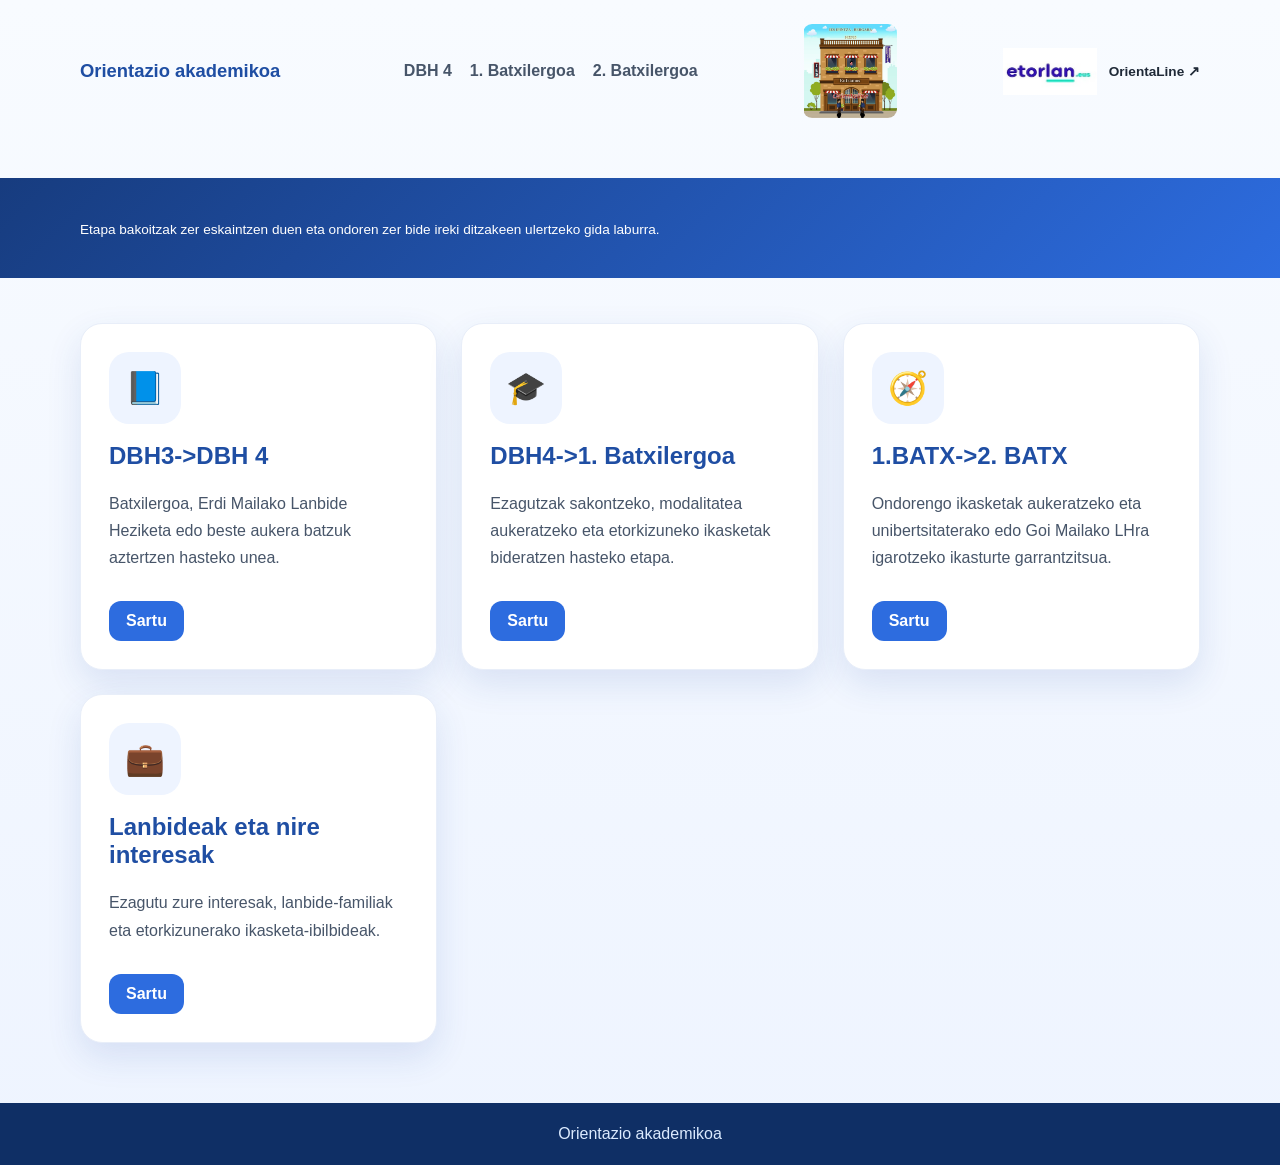
<file: index.html>
<!doctype html>
<html lang="eu">
<head>
<meta charset="utf-8">
<meta name="viewport" content="width=device-width,initial-scale=1">
<title>Orientazioa</title>
<link rel="stylesheet" href="styles.css">
<style>
/* OrientaLine sarbidea goiburuan */
.orientaline-link { display:inline-flex; align-items:center; gap:12px; padding:6px 0; text-decoration:none; color:inherit; }
.orientaline-link img { width:94px; height:94px; object-fit:contain; border-radius:9px; display:block; }
.orientaline-link span { font-size:.85rem; font-weight:650; }
.orientaline-link:hover img, .orientaline-link:focus-visible img { outline:3px solid #69aee9; outline-offset:3px; }
.orientaline-link:focus-visible { outline-offset:4px; }
@media (max-width:650px) { .orientaline-link img { width:68px; height:68px; } .orientaline-link span { font-size:.75rem; } }
</style>
</head>
<body>
<header>
  <div class="container topbar">
    <div class="brand">Orientazio akademikoa</div>
    <nav class="nav"><a href="dbh4.html">DBH 4</a><a href="batx1.html">1. Batxilergoa</a><a href="batx2.html">2. Batxilergoa</a></nav>
    <a class="orientaline-link" href="https://www.elorienta.com/movil/?yafxb=28691" target="_blank" rel="noopener noreferrer" aria-label="OrientaLine webgunea ireki (fitxa berrian)">
      <img src="Orientaline%20logoa.jpg" alt="OrientaLine logotipoa">
      <a class="orientaline-link" href="https://www.etorlan.eus/eu/" target="_blank" rel="noopener noreferrer" aria-label="OrientaLine webgunea ireki (fitxa berrian)">
      <img src="etorlan.jpg" alt="Etorlana">
      <span>OrientaLine ↗</span>

    
  </div>
</header>
<section class="hero"><div class="container hero-content">
<p>Etapa bakoitzak zer eskaintzen duen eta ondoren zer bide ireki ditzakeen ulertzeko gida laburra.</p>    </a>
    </div></section>
<main class="container"><section class="cards">
<a class="card" href="dbh4.html"><div class="icon">📘</div><h2>DBH3-&gt;DBH 4</h2><p>Batxilergoa, Erdi Mailako Lanbide Heziketa edo beste aukera batzuk aztertzen hasteko unea.</p><span class="btn">Sartu</span></a>
<a class="card" href="batx1.html"><div class="icon">🎓</div><h2>DBH4-&gt;1. Batxilergoa</h2><p>Ezagutzak sakontzeko, modalitatea aukeratzeko eta etorkizuneko ikasketak bideratzen hasteko etapa.</p><span class="btn">Sartu</span></a>
<a class="card" href="batx2.html"><div class="icon">🧭</div><h2>1.BATX-&gt;2. BATX</h2><p>Ondorengo ikasketak aukeratzeko eta unibertsitaterako edo Goi Mailako LHra igarotzeko ikasturte garrantzitsua.</p><span class="btn">Sartu</span></a>
<a class="card" href="lanbideak_orientazioa.html">
    <div class="icon">💼</div>
    <h2>Lanbideak eta nire interesak</h2>
    <p>
        Ezagutu zure interesak, lanbide-familiak
        eta etorkizunerako ikasketa-ibilbideak.
    </p>
    <span class="btn">Sartu</span>
</a></section></main>
<footer><div class="container">Orientazio akademikoa</div></footer>
</body></html>
</file>
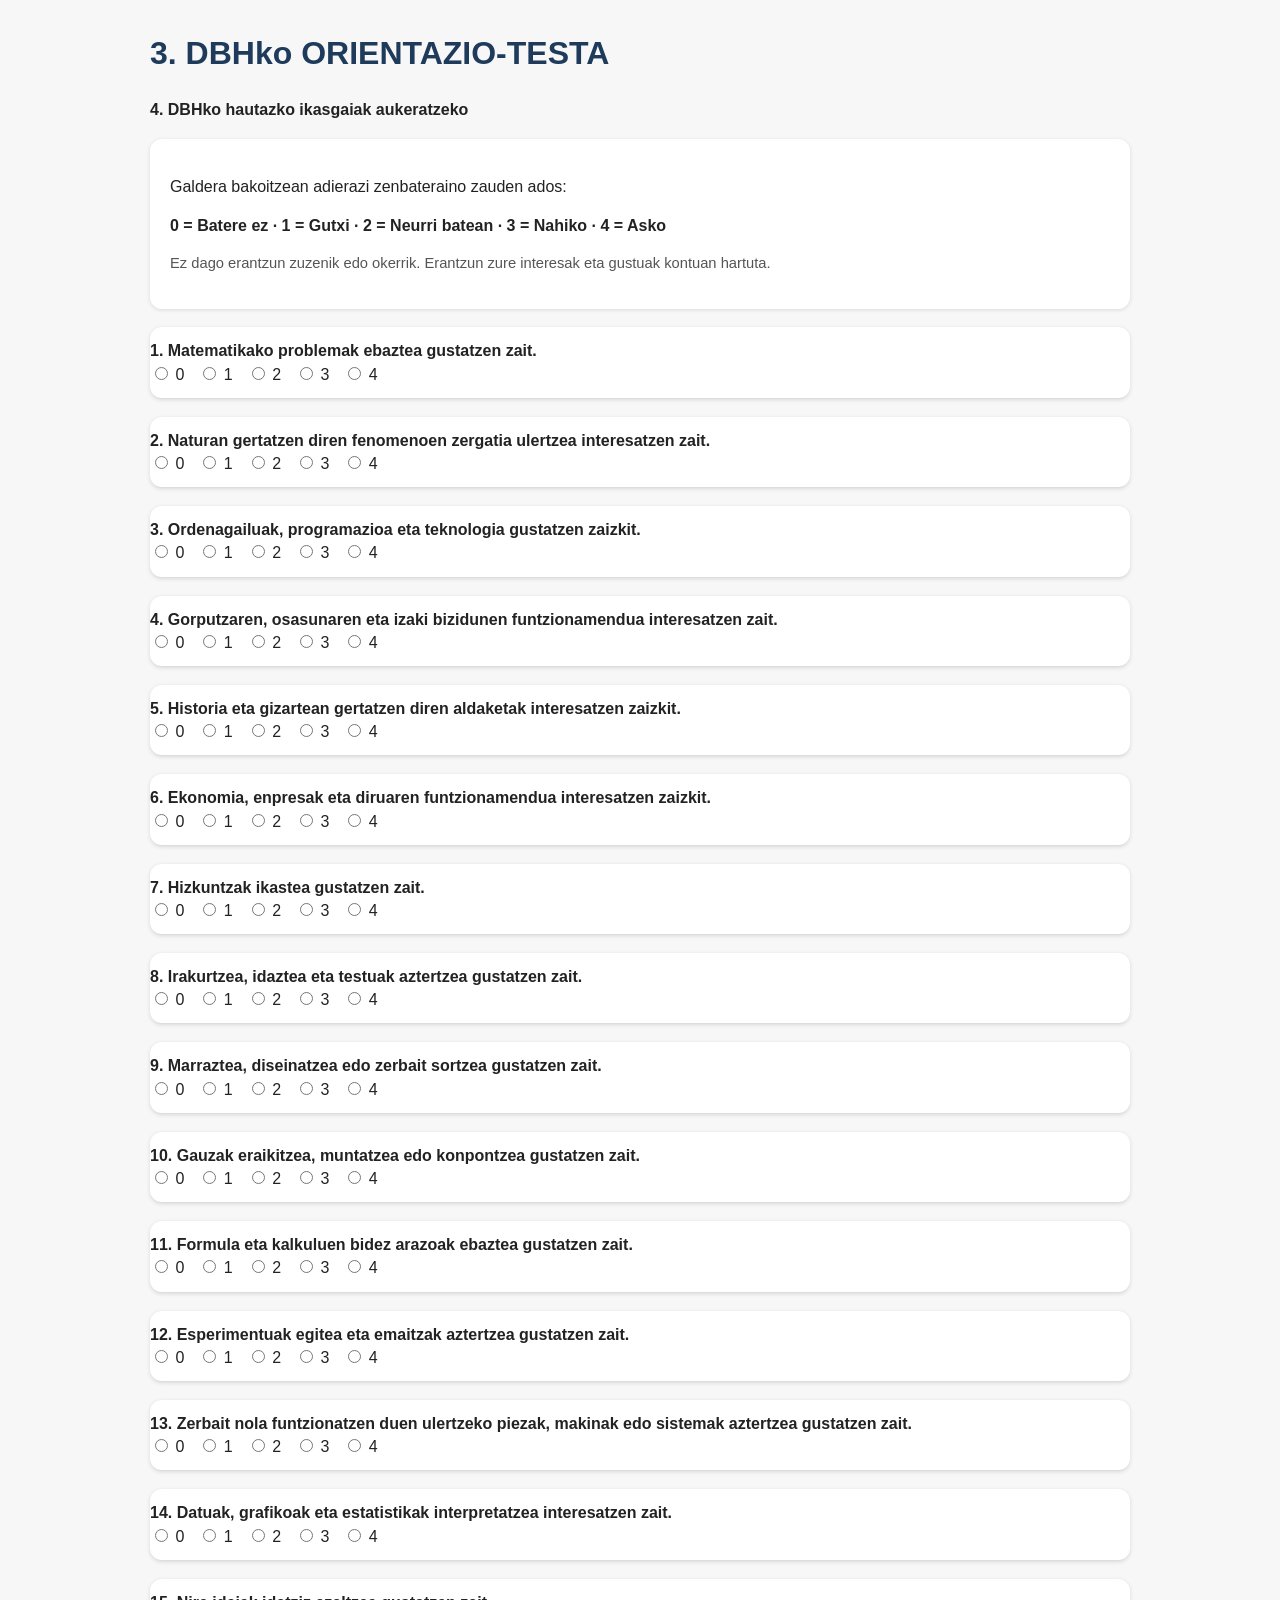
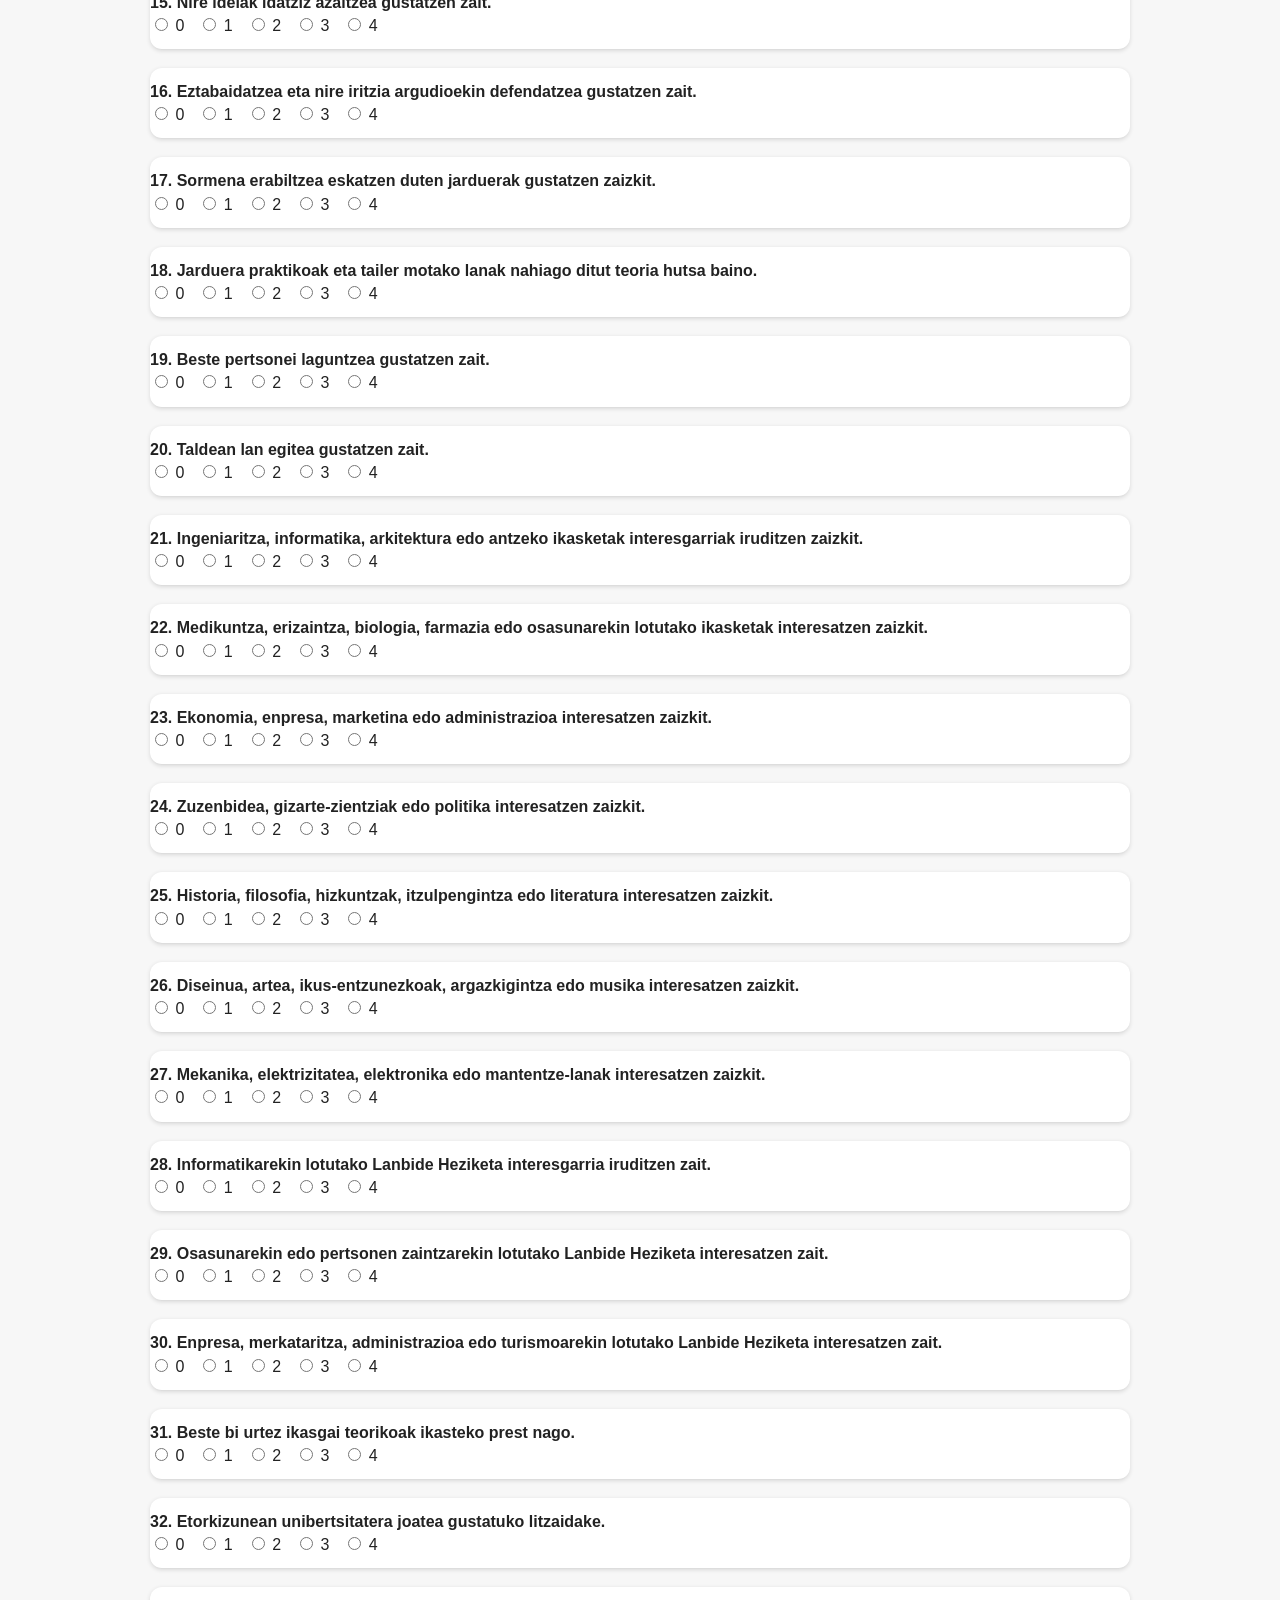
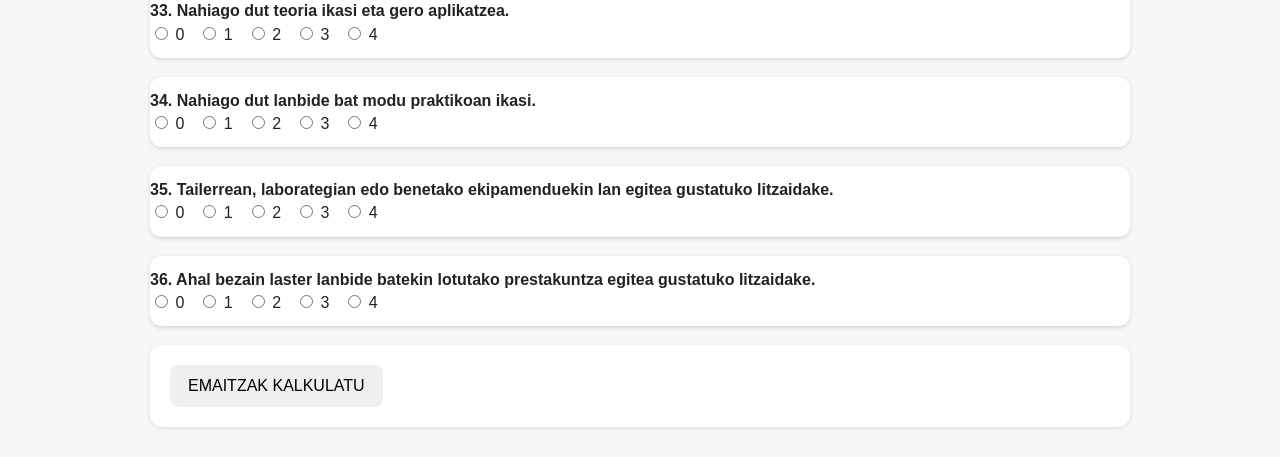
<file: 3DBH_orientazio_formularioa(1).html>
<!DOCTYPE html>
<html lang="eu">
<head>
<meta charset="utf-8">
<meta name="viewport" content="width=device-width,initial-scale=1">
<title>3. DBHko orientazio-testa</title>
<style>
body{font-family:Arial,sans-serif;max-width:980px;margin:30px auto;padding:0 20px;line-height:1.45;background:#f7f7f7;color:#222}
h1,h2{color:#1f3b5b}
.card{background:#fff;padding:20px;margin:18px 0;border-radius:12px;box-shadow:0 1px 4px rgba(0,0,0,.12)}
.q{padding:12px 0;border-bottom:1px solid #ddd}
.scale label{margin-right:14px;white-space:nowrap}
button{padding:12px 18px;font-size:16px;border:0;border-radius:8px;cursor:pointer}
#results{display:none}
table{width:100%;border-collapse:collapse;margin-top:12px}
th,td{border:1px solid #ccc;padding:8px;text-align:left}
th{background:#eee}
.small{font-size:.92em;color:#555}
</style>
</head>
<body>

<h1>3. DBHko ORIENTAZIO-TESTA</h1>
<p><strong>4. DBHko hautazko ikasgaiak aukeratzeko</strong></p>

<div class="card">
<p>Galdera bakoitzean adierazi zenbateraino zauden ados:</p>
<p><strong>0 = Batere ez · 1 = Gutxi · 2 = Neurri batean · 3 = Nahiko · 4 = Asko</strong></p>
<p class="small">Ez dago erantzun zuzenik edo okerrik. Erantzun zure interesak eta gustuak kontuan hartuta.</p>
</div>

<form id="orientazioForm"></form>

<div class="card">
<button type="button" onclick="kalkulatu()">EMAITZAK KALKULATU</button>
</div>

<div id="results" class="card">
<h2>NIRE EMAITZAK</h2>
<div id="resultTable"></div>
<h3>Nire profil nagusiak</h3>
<ol id="topProfiles"></ol>
<p class="small"><strong>Oharra:</strong> Test hau orientatzeko tresna bat da. Ez du ikaslearen etorkizuna automatikoki erabakitzen.</p>
</div>

<script>
const questions = [
"Matematikako problemak ebaztea gustatzen zait.",
"Naturan gertatzen diren fenomenoen zergatia ulertzea interesatzen zait.",
"Ordenagailuak, programazioa eta teknologia gustatzen zaizkit.",
"Gorputzaren, osasunaren eta izaki bizidunen funtzionamendua interesatzen zait.",
"Historia eta gizartean gertatzen diren aldaketak interesatzen zaizkit.",
"Ekonomia, enpresak eta diruaren funtzionamendua interesatzen zaizkit.",
"Hizkuntzak ikastea gustatzen zait.",
"Irakurtzea, idaztea eta testuak aztertzea gustatzen zait.",
"Marraztea, diseinatzea edo zerbait sortzea gustatzen zait.",
"Gauzak eraikitzea, muntatzea edo konpontzea gustatzen zait.",
"Formula eta kalkuluen bidez arazoak ebaztea gustatzen zait.",
"Esperimentuak egitea eta emaitzak aztertzea gustatzen zait.",
"Zerbait nola funtzionatzen duen ulertzeko piezak, makinak edo sistemak aztertzea gustatzen zait.",
"Datuak, grafikoak eta estatistikak interpretatzea interesatzen zait.",
"Nire ideiak idatziz azaltzea gustatzen zait.",
"Eztabaidatzea eta nire iritzia argudioekin defendatzea gustatzen zait.",
"Sormena erabiltzea eskatzen duten jarduerak gustatzen zaizkit.",
"Jarduera praktikoak eta tailer motako lanak nahiago ditut teoria hutsa baino.",
"Beste pertsonei laguntzea gustatzen zait.",
"Taldean lan egitea gustatzen zait.",
"Ingeniaritza, informatika, arkitektura edo antzeko ikasketak interesgarriak iruditzen zaizkit.",
"Medikuntza, erizaintza, biologia, farmazia edo osasunarekin lotutako ikasketak interesatzen zaizkit.",
"Ekonomia, enpresa, marketina edo administrazioa interesatzen zaizkit.",
"Zuzenbidea, gizarte-zientziak edo politika interesatzen zaizkit.",
"Historia, filosofia, hizkuntzak, itzulpengintza edo literatura interesatzen zaizkit.",
"Diseinua, artea, ikus-entzunezkoak, argazkigintza edo musika interesatzen zaizkit.",
"Mekanika, elektrizitatea, elektronika edo mantentze-lanak interesatzen zaizkit.",
"Informatikarekin lotutako Lanbide Heziketa interesgarria iruditzen zait.",
"Osasunarekin edo pertsonen zaintzarekin lotutako Lanbide Heziketa interesatzen zait.",
"Enpresa, merkataritza, administrazioa edo turismoarekin lotutako Lanbide Heziketa interesatzen zait.",
"Beste bi urtez ikasgai teorikoak ikasteko prest nago.",
"Etorkizunean unibertsitatera joatea gustatuko litzaidake.",
"Nahiago dut teoria ikasi eta gero aplikatzea.",
"Nahiago dut lanbide bat modu praktikoan ikasi.",
"Tailerrean, laborategian edo benetako ekipamenduekin lan egitea gustatuko litzaidake.",
"Ahal bezain laster lanbide batekin lotutako prestakuntza egitea gustatuko litzaidake."
];

const form = document.getElementById("orientazioForm");
questions.forEach((q,i)=>{
  const div=document.createElement("div");
  div.className="card q";
  let html=`<strong>${i+1}. ${q}</strong><div class="scale">`;
  for(let v=0;v<=4;v++){
    html += `<label><input type="radio" name="q${i+1}" value="${v}"> ${v}</label>`;
  }
  html += "</div>";
  div.innerHTML=html;
  form.appendChild(div);
});

const profiles = {
"Zientzia eta Teknologia":[1,2,3,11,12,13,21],
"Biosanitarioa":[2,4,12,19,22,29],
"Gizarte Zientziak":[5,6,14,16,23,24],
"Giza Zientziak":[5,7,8,15,16,25],
"Arteak":[9,17,26],
"LH Teknologikoa":[3,10,13,18,27,28,35],
"LH Biosanitarioa eta Pertsonen Arreta":[4,18,19,22,29,35],
"LH Administratiboa eta Zerbitzuak":[6,14,18,20,23,30],
"Batxilergorako joera":[31,32,33],
"Lanbide Heziketarako joera":[18,34,35,36]
};

function getVal(n){
  const x=document.querySelector(`input[name="q${n}"]:checked`);
  return x ? Number(x.value) : null;
}

function kalkulatu(){
  for(let i=1;i<=questions.length;i++){
    if(getVal(i)===null){
      alert("Mesedez, erantzun galdera guztiak.");
      return;
    }
  }
  let rows=[];
  let sortable=[];
  Object.entries(profiles).forEach(([name,nums])=>{
    const score=nums.reduce((a,n)=>a+getVal(n),0);
    const max=nums.length*4;
    const pct=Math.round(score/max*100);
    rows.push(`<tr><td>${name}</td><td>${score}/${max}</td><td>${pct}%</td></tr>`);
    if(!name.includes("joera")) sortable.push([name,pct]);
  });
  document.getElementById("resultTable").innerHTML =
    `<table><tr><th>Profila</th><th>Puntuazioa</th><th>Ehunekoa</th></tr>${rows.join("")}</table>`;

  sortable.sort((a,b)=>b[1]-a[1]);
  document.getElementById("topProfiles").innerHTML =
    sortable.slice(0,3).map(x=>`<li><strong>${x[0]}</strong>: ${x[1]}%</li>`).join("");

  document.getElementById("results").style.display="block";
  document.getElementById("results").scrollIntoView({behavior:"smooth"});
}
</script>

</body>
</html>
</file>
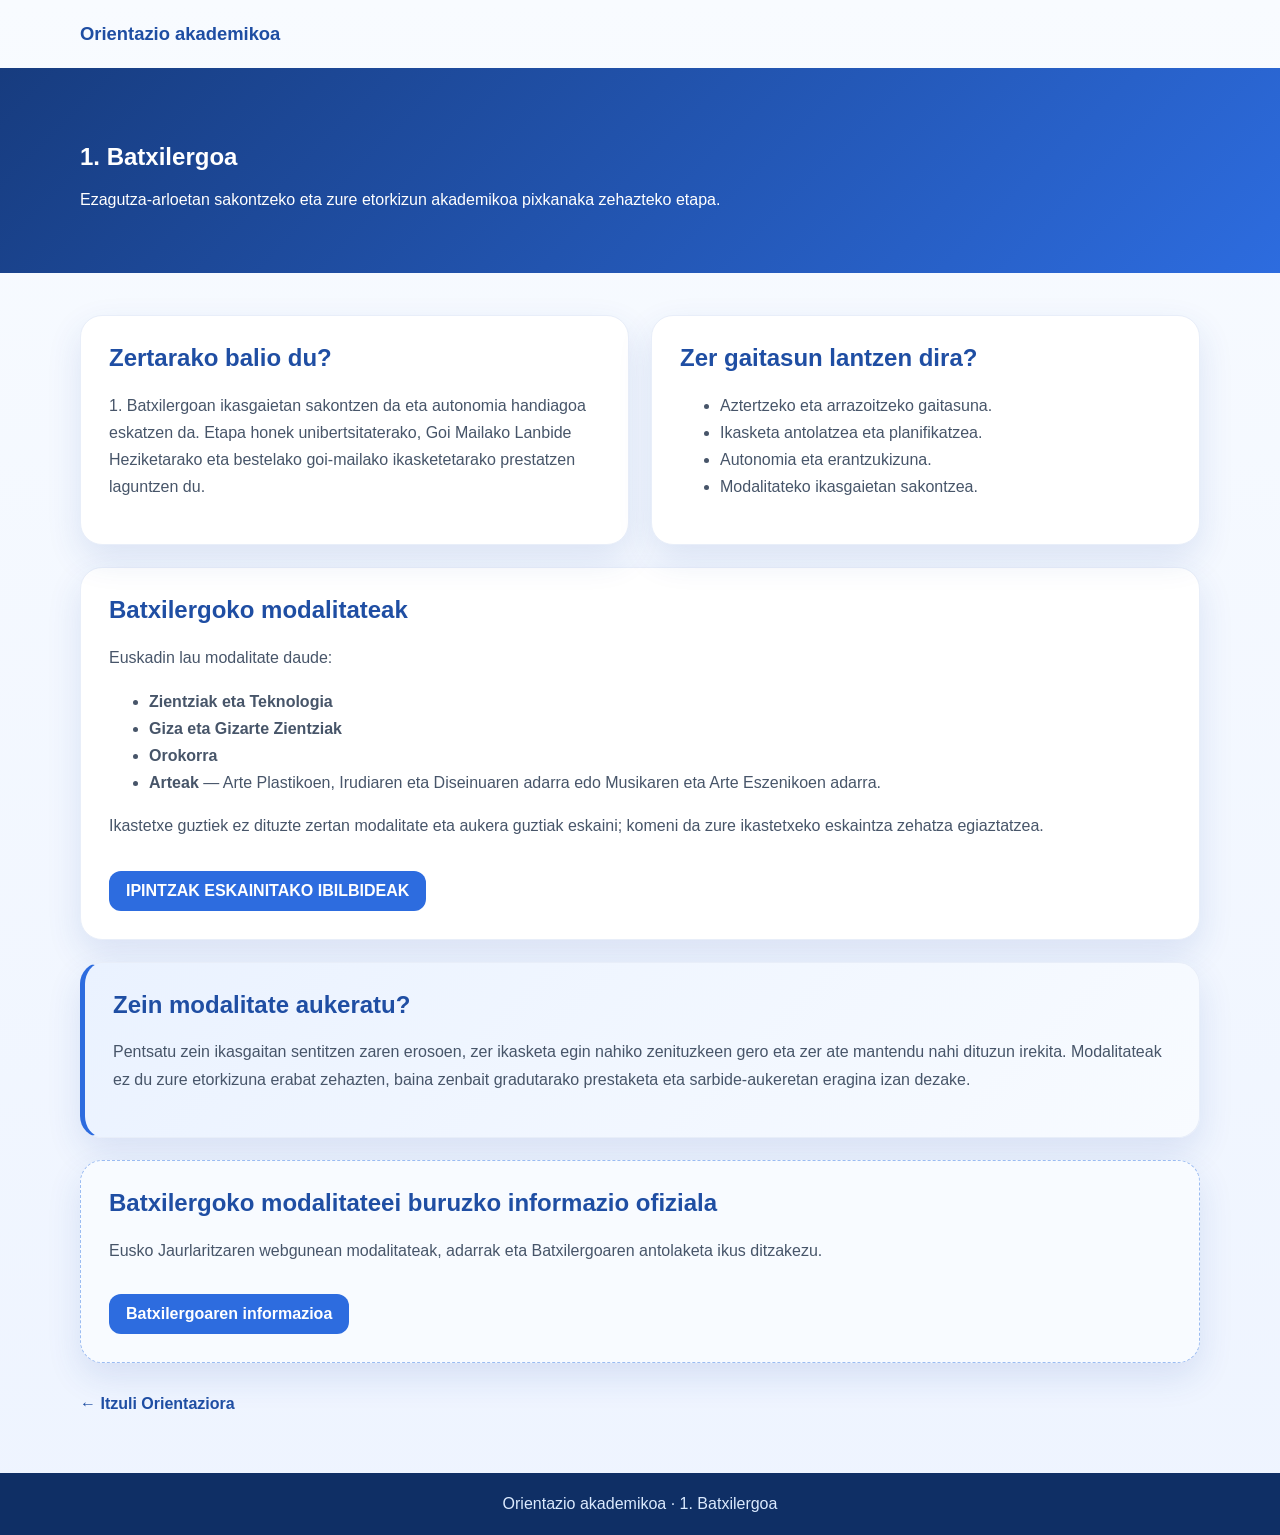
<file: batx1.html>
<!doctype html>
<html lang="eu"><head><meta charset="utf-8"><meta name="viewport" content="width=device-width,initial-scale=1">
<title>1. Batxilergoa · Orientazioa</title><link rel="stylesheet" href="styles.css"></head>
<body>
<div class="container topbar"><div class="brand"><a href="index.html">Orientazio akademikoa</a></div></div>
<section class="page-header"><div class="container"><h1>1. Batxilergoa</h1><p>Ezagutza-arloetan sakontzeko eta zure etorkizun akademikoa pixkanaka zehazteko etapa.</p></div></section>
<main class="container content">
<div class="grid2">
<section class="box"><h2>Zertarako balio du?</h2><p>1. Batxilergoan ikasgaietan sakontzen da eta autonomia handiagoa eskatzen da. Etapa honek unibertsitaterako, Goi Mailako Lanbide Heziketarako eta bestelako goi-mailako ikasketetarako prestatzen laguntzen du.</p></section>
<section class="box"><h2>Zer gaitasun lantzen dira?</h2><ul><li>Aztertzeko eta arrazoitzeko gaitasuna.</li><li>Ikasketa antolatzea eta planifikatzea.</li><li>Autonomia eta erantzukizuna.</li><li>Modalitateko ikasgaietan sakontzea.</li></ul></section>
</div>

<section class="box">
<h2>Batxilergoko modalitateak</h2>
<p>Euskadin lau modalitate daude:</p>
<ul>
<li><strong>Zientziak eta Teknologia</strong></li>
<li><strong>Giza eta Gizarte Zientziak</strong></li>
<li><strong>Orokorra</strong></li>
<li><strong>Arteak</strong> — Arte Plastikoen, Irudiaren eta Diseinuaren adarra edo Musikaren eta Arte Eszenikoen adarra.</li>
</ul>
<p>Ikastetxe guztiek ez dituzte zertan modalitate eta aukera guztiak eskaini; komeni da zure ikastetxeko eskaintza zehatza egiaztatzea.</p>
 <a class="btn"
  target="_blank"
   href="optativa1batx.html"
   style="display:inline-block; margin-top:15px;">
   IPINTZAK ESKAINITAKO IBILBIDEAK
</a>
</section>

<section class="box highlight"><h2>Zein modalitate aukeratu?</h2><p>Pentsatu zein ikasgaitan sentitzen zaren erosoen, zer ikasketa egin nahiko zenituzkeen gero eta zer ate mantendu nahi dituzun irekita. Modalitateak ez du zure etorkizuna erabat zehazten, baina zenbait gradutarako prestaketa eta sarbide-aukeretan eragina izan dezake.</p></section>

<section class="box linkbox">
<h2>Batxilergoko modalitateei buruzko informazio ofiziala</h2>
<p>Eusko Jaurlaritzaren webgunean modalitateak, adarrak eta Batxilergoaren antolaketa ikus ditzakezu.</p>
<a class="btn" href="https://www.euskadi.eus/irakaskuntzen-antolamendua-araubide-orokorreko-irakaskuntzak-unibertsitateaz-kanpoko-irakaskuntzak-derrigorrezko-bigarren-hezkuntza-ondokoa-batxilergoa/web01-a2hikast/eu/" target="_blank" rel="noopener">Batxilergoaren informazioa</a>
</section>

<a class="back" href="index.html">← Itzuli Orientaziora</a>
</main><footer><div class="container">Orientazio akademikoa · 1. Batxilergoa</div></footer>
</body></html>
</file>
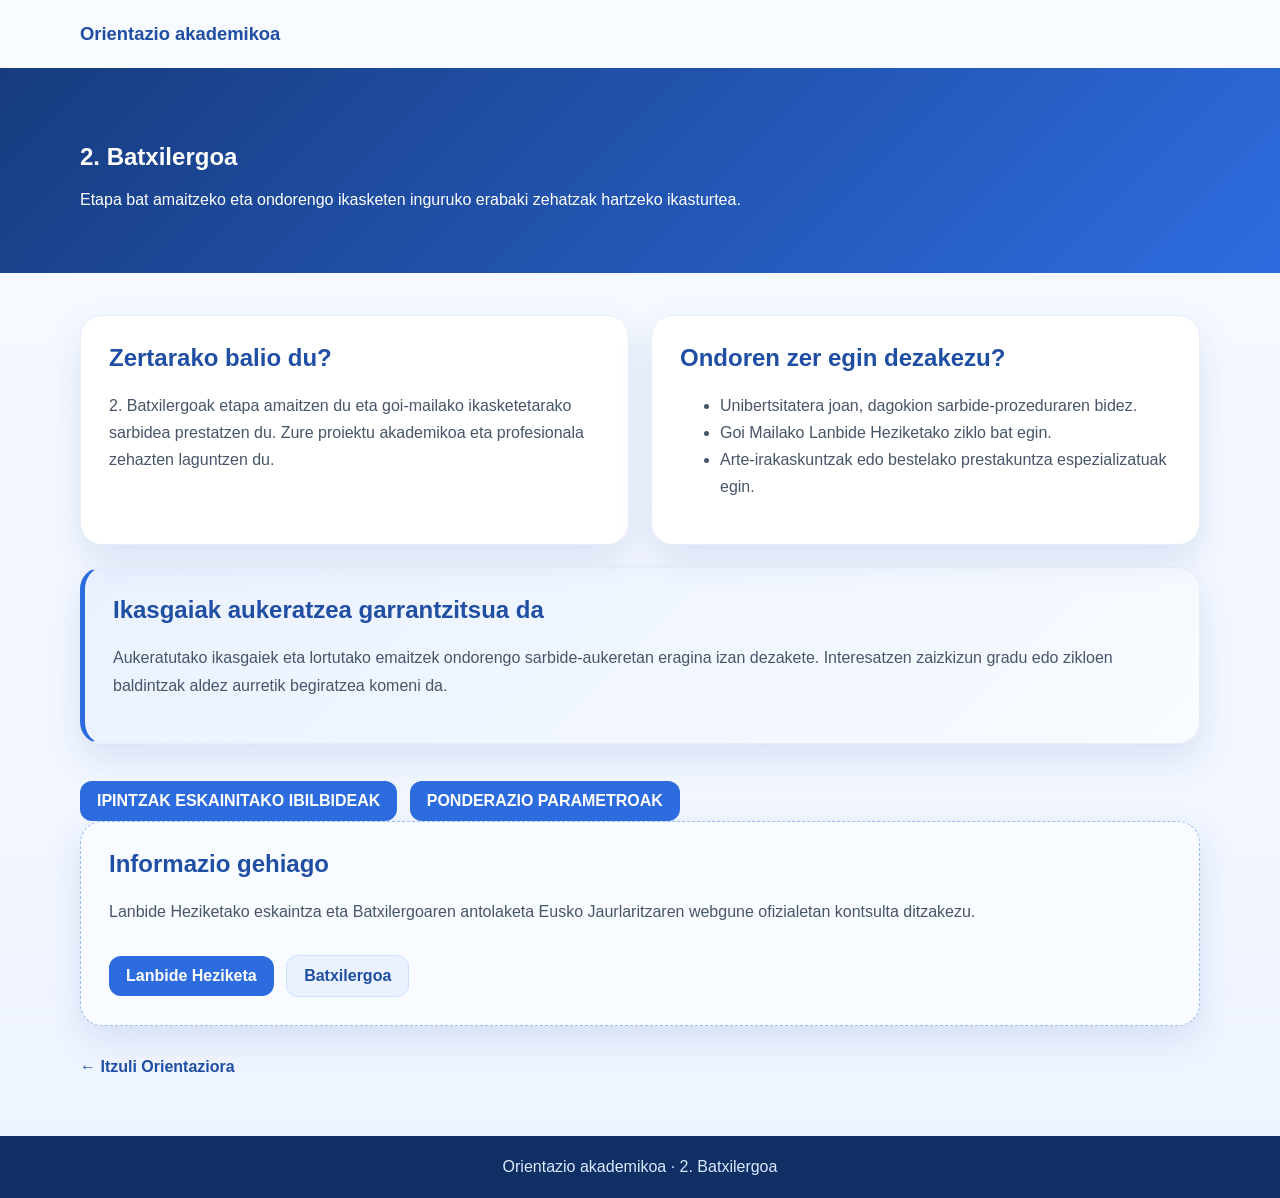
<file: batx2.html>
<!doctype html>
<html lang="eu"><head><meta charset="utf-8"><meta name="viewport" content="width=device-width,initial-scale=1">
<title>2. Batxilergoa · Orientazioa</title><link rel="stylesheet" href="styles.css"></head>
<body>
<div class="container topbar"><div class="brand"><a href="index.html">Orientazio akademikoa</a></div></div>
<section class="page-header"><div class="container"><h1>2. Batxilergoa</h1><p>Etapa bat amaitzeko eta ondorengo ikasketen inguruko erabaki zehatzak hartzeko ikasturtea.</p></div></section>
<main class="container content">
<div class="grid2">
<section class="box"><h2>Zertarako balio du?</h2><p>2. Batxilergoak etapa amaitzen du eta goi-mailako ikasketetarako sarbidea prestatzen du. Zure proiektu akademikoa eta profesionala zehazten laguntzen du.</p></section>
<section class="box"><h2>Ondoren zer egin dezakezu?</h2><ul><li>Unibertsitatera joan, dagokion sarbide-prozeduraren bidez.</li><li>Goi Mailako Lanbide Heziketako ziklo bat egin.</li><li>Arte-irakaskuntzak edo bestelako prestakuntza espezializatuak egin.</li></ul></section>
</div>

<section class="box highlight"><h2>Ikasgaiak aukeratzea garrantzitsua da</h2><p>Aukeratutako ikasgaiek eta lortutako emaitzek ondorengo sarbide-aukeretan eragina izan dezakete. Interesatzen zaizkizun gradu edo zikloen baldintzak aldez aurretik begiratzea komeni da.</p></section>
<a class="btn"
  target="_blank"
   href="optativa2batx.html"
   style="display:inline-block; margin-top:15px;">
   IPINTZAK ESKAINITAKO IBILBIDEAK
</a>
  <a class="btn"
  target="_blank"
   href="https://www.ehu.eus/documents/d/unibertsitaterako-sarbidea/parametros2026_eus-1"
   style="display:inline-block; margin-top:15px;">
PONDERAZIO PARAMETROAK
</a>
<section class="box linkbox">
<h2>Informazio gehiago</h2>
<p>Lanbide Heziketako eskaintza eta Batxilergoaren antolaketa Eusko Jaurlaritzaren webgune ofizialetan kontsulta ditzakezu.</p>
<a class="btn" href="https://www.euskadi.eus/eusko-jaurlaritza/hezkuntza-lh/" target="_blank" rel="noopener">Lanbide Heziketa</a>
<a class="btn secondary" href="https://www.euskadi.eus/irakaskuntzen-antolamendua-araubide-orokorreko-irakaskuntzak-unibertsitateaz-kanpoko-irakaskuntzak-derrigorrezko-bigarren-hezkuntza-ondokoa-batxilergoa/web01-a2hikast/eu/" target="_blank" rel="noopener">Batxilergoa</a>
</section>

<a class="back" href="index.html">← Itzuli Orientaziora</a>
</main><footer><div class="container">Orientazio akademikoa · 2. Batxilergoa</div></footer>
</body></html>
</file>
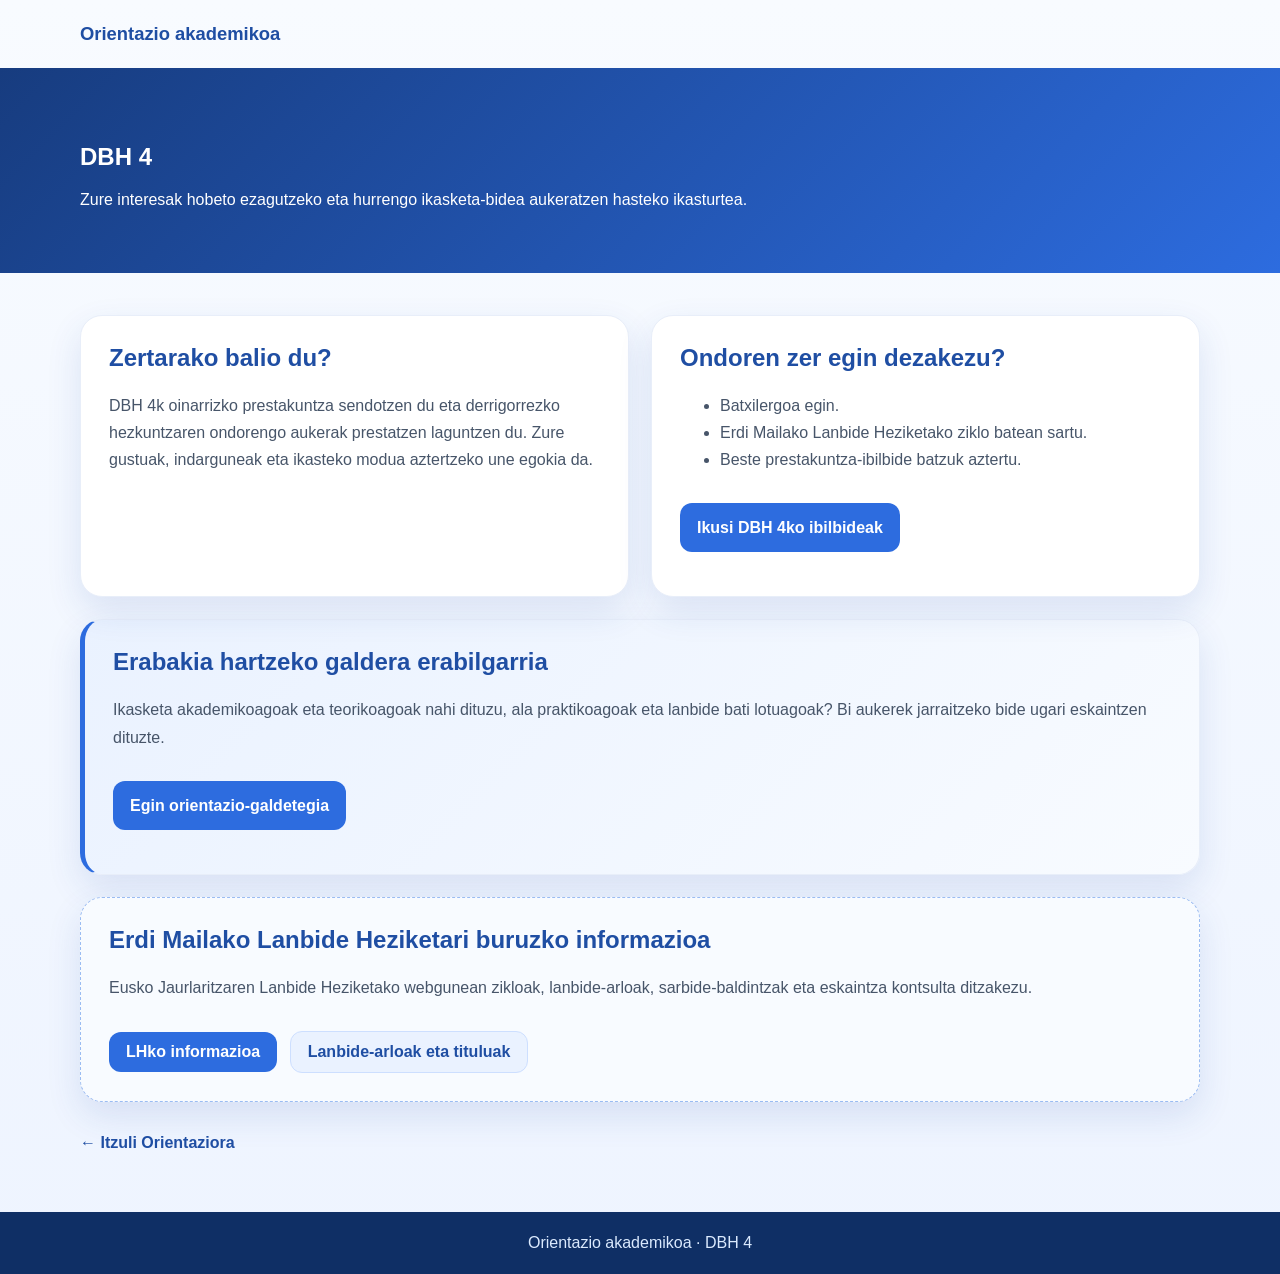
<file: dbh4.html>
<!doctype html>
<html lang="eu"><head><meta charset="utf-8"><meta name="viewport" content="width=device-width,initial-scale=1">
<title>DBH 4 · Orientazioa</title><link rel="stylesheet" href="styles.css"></head>
<body>
<div class="container topbar"><div class="brand"><a href="index.html">Orientazio akademikoa</a></div></div>
<section class="page-header"><div class="container"><h1>DBH 4</h1><p>Zure interesak hobeto ezagutzeko eta hurrengo ikasketa-bidea aukeratzen hasteko ikasturtea.</p></div></section>
<main class="container content">
<div class="grid2">
<section class="box"><h2>Zertarako balio du?</h2><p>DBH 4k oinarrizko prestakuntza sendotzen du eta derrigorrezko hezkuntzaren ondorengo aukerak prestatzen laguntzen du. Zure gustuak, indarguneak eta ikasteko modua aztertzeko une egokia da.</p></section>
<section class="box"><h2>Ondoren zer egin dezakezu?</h2><ul><li>Batxilergoa egin.</li><li>Erdi Mailako Lanbide Heziketako ziklo batean sartu.</li><li>Beste prestakuntza-ibilbide batzuk aztertu.</li></ul><p><a class="btn" href="DBH4_ibilbideak_Ipinza_2026-27(1).html">Ikusi DBH 4ko ibilbideak</a></p></section>
</div>

<section class="box highlight"><h2>Erabakia hartzeko galdera erabilgarria</h2><p>Ikasketa akademikoagoak eta teorikoagoak nahi dituzu, ala praktikoagoak eta lanbide bati lotuagoak? Bi aukerek jarraitzeko bide ugari eskaintzen dituzte.</p><p><a class="btn" href="3DBH_orientazio_formularioa(1).html">Egin orientazio-galdetegia</a></p></section>

<section class="box linkbox">
<h2>Erdi Mailako Lanbide Heziketari buruzko informazioa</h2>
<p>Eusko Jaurlaritzaren Lanbide Heziketako webgunean zikloak, lanbide-arloak, sarbide-baldintzak eta eskaintza kontsulta ditzakezu.</p>
<a class="btn" href="https://www.euskadi.eus/eusko-jaurlaritza/hezkuntza-lh/" target="_blank" rel="noopener">LHko informazioa</a>
<a class="btn secondary" href="https://www.euskadi.eus/web01-a3hlanar/eu/contenidos/informacion/formac_profesional/eu_1959/hz_e.html" target="_blank" rel="noopener">Lanbide-arloak eta tituluak</a>
</section>

<a class="back" href="index.html">← Itzuli Orientaziora</a>
</main><footer><div class="container">Orientazio akademikoa · DBH 4</div></footer>
</body></html>
</file>
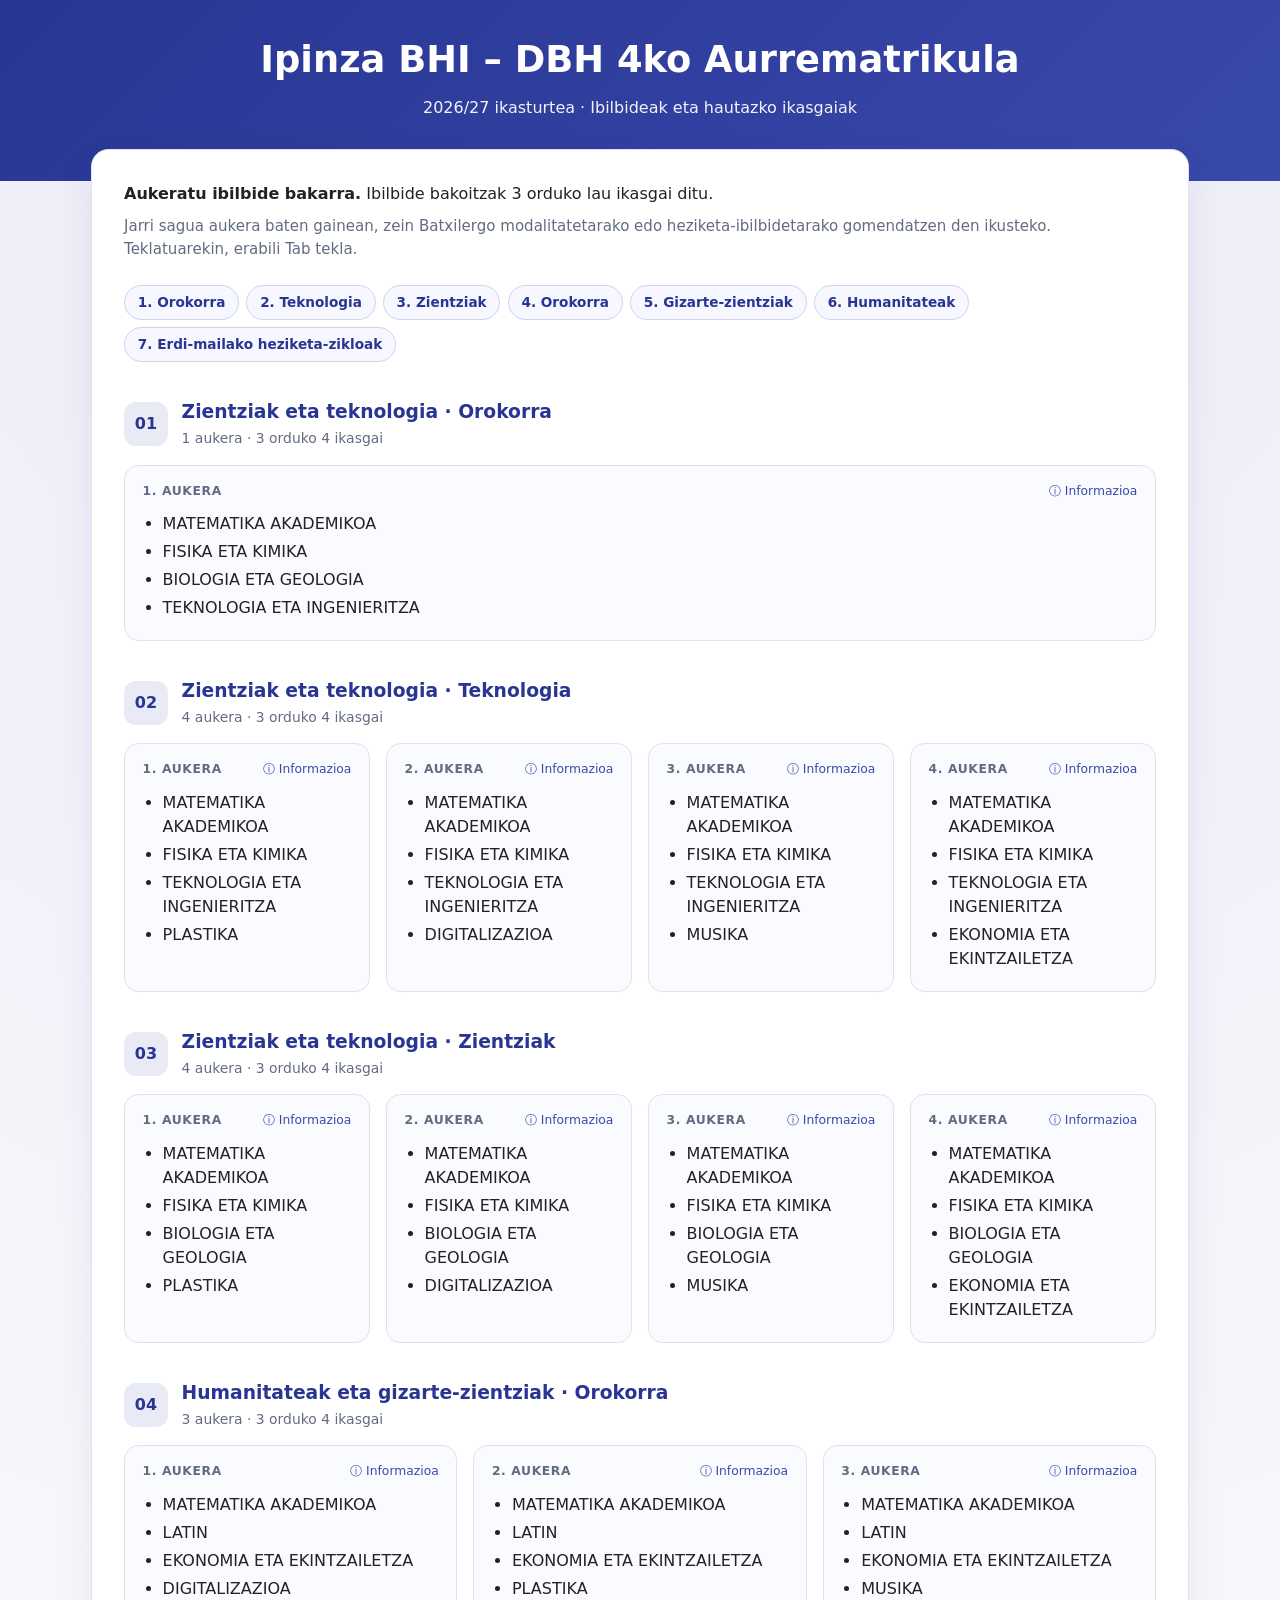
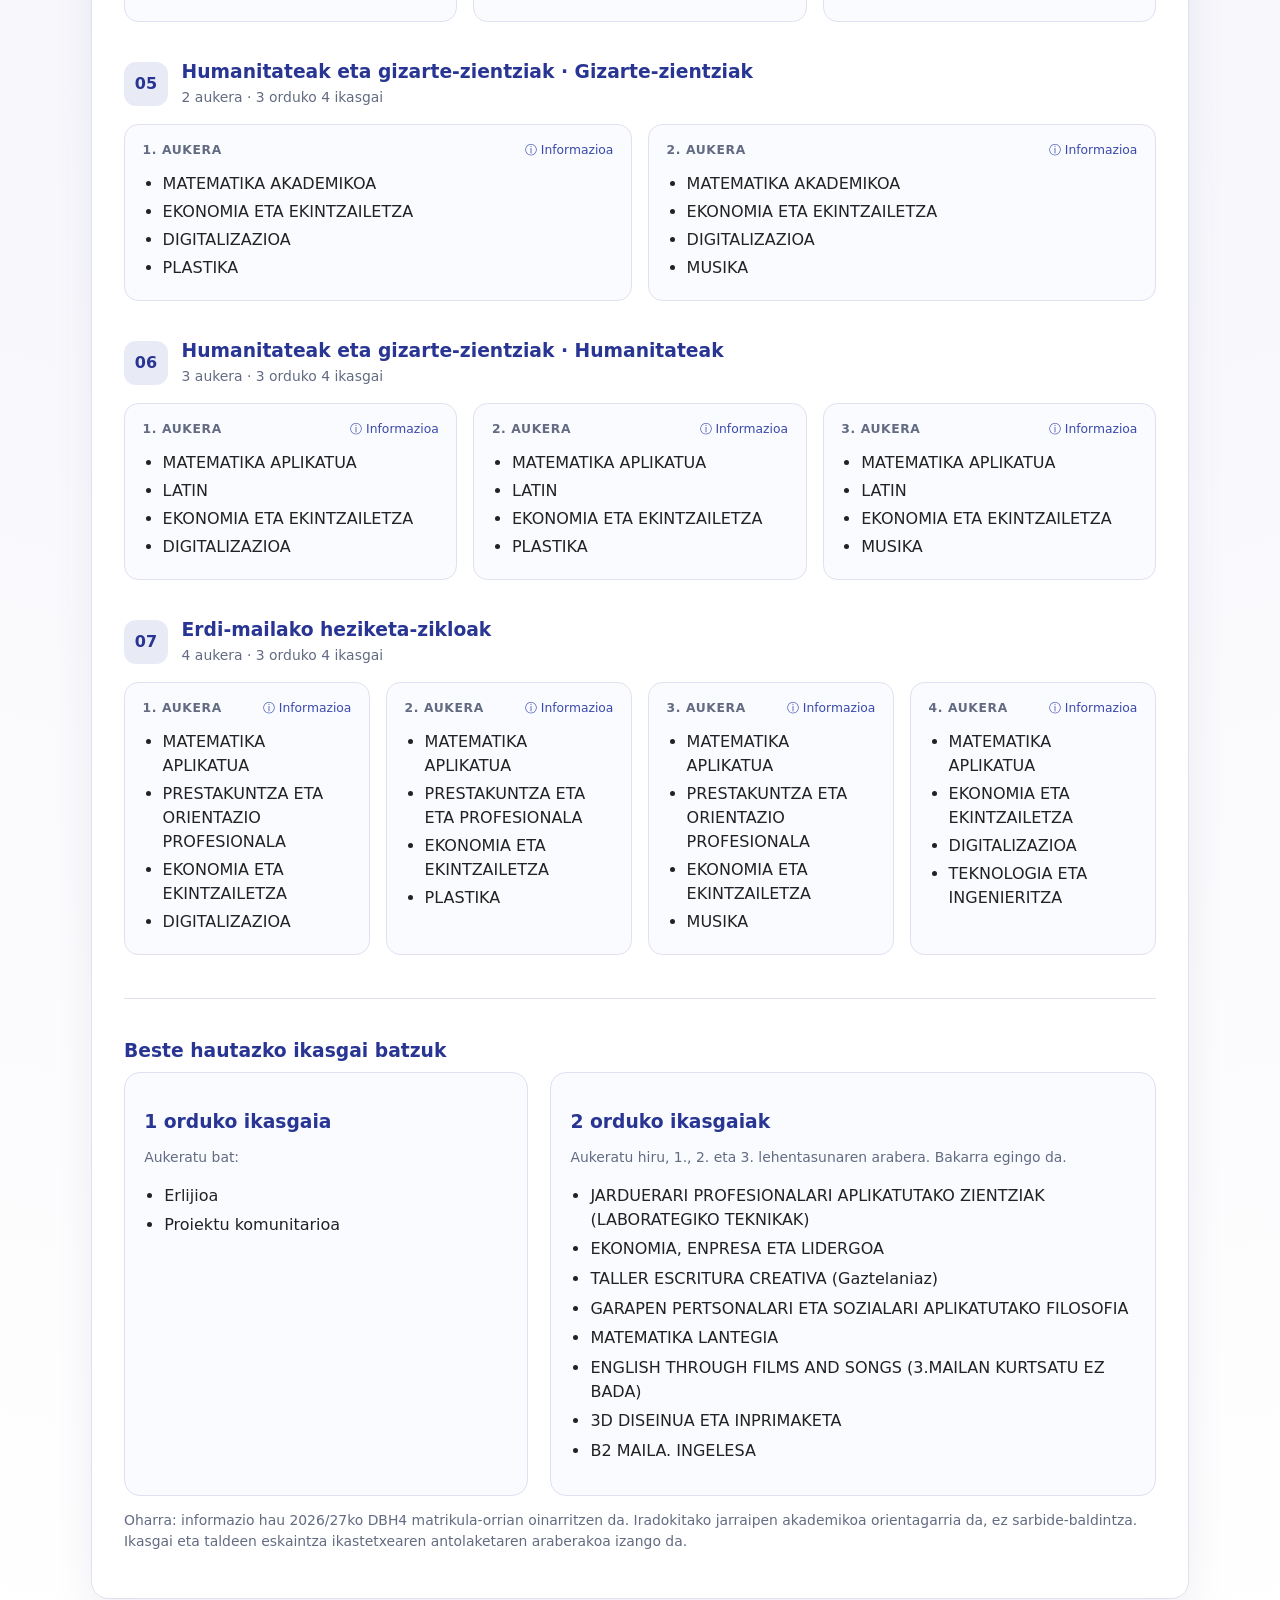
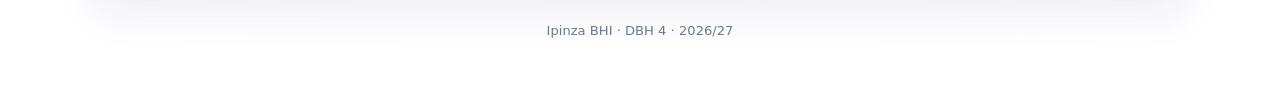
<file: DBH4_ibilbideak_Ipinza_2026-27(1).html>
<!DOCTYPE html>
<html lang="eu"><head><meta charset="utf-8"><meta name="viewport" content="width=device-width,initial-scale=1"><title>DBH 4 · Ibilbideak 2026/27 · Ipinza BHI</title>
<style>
:root{--primary:#283593;--secondary:#3949ab;--border:#e0e0f0;--muted:#626b82;--bg:#f5f5fb}*{box-sizing:border-box}
html{scroll-behavior:smooth}body{margin:0;font:16px/1.5 system-ui,-apple-system,Segoe UI,sans-serif;background:radial-gradient(circle at top,#e8eaf6 0,#f5f5fb 42%,white 100%);color:#222}
header{background:linear-gradient(135deg,var(--primary),var(--secondary));color:white;text-align:center;padding:2rem 1.2rem 3.8rem}header h1{margin:0;font-size:clamp(1.5rem,3vw,2.3rem)}header p{margin:.55rem auto 0;opacity:.94}
main{max-width:1130px;margin:-2rem auto 2rem;padding:0 1rem}.panel{border:1px solid var(--border);background:white;border-radius:1.1rem;padding:clamp(1rem,3vw,2rem);box-shadow:0 16px 40px #1c236511}
.intro{margin:0 0 .6rem}.notice{margin:0 0 1.5rem;color:var(--muted);font-size:.94rem}.jump{display:flex;flex-wrap:wrap;gap:.45rem;margin:1.2rem 0 2rem}.jump a{border:1px solid #cdd3eb;border-radius:999px;padding:.4rem .8rem;background:#f7f8ff;text-decoration:none;color:var(--primary);font-size:.85rem;font-weight:650}.jump a:hover{background:#e8eaf6}
.route{margin:2.4rem 0;scroll-margin-top:1rem}.section-heading{display:flex;align-items:center;gap:.85rem;margin-bottom:1rem}.section-heading .number{display:grid;place-items:center;width:44px;height:44px;flex-shrink:0;border-radius:12px;background:#e8eaf6;color:var(--primary);font-weight:800}h2{font-size:1.17rem;margin:0;color:var(--primary);line-height:1.25}.section-heading p{margin:.24rem 0 0;font-size:.87rem;color:var(--muted)}.grid{display:grid;grid-template-columns:repeat(auto-fit,minmax(245px,1fr));gap:1rem}
.card{background:#fafbff;border:1px solid var(--border);border-radius:.9rem;padding:1rem 1.1rem;position:relative;cursor:help;transition:box-shadow .2s,border-color .2s,transform .2s;outline-offset:3px}.card:hover,.card:focus,.card:focus-within{border-color:#9da9df;box-shadow:0 12px 30px #2633831b;transform:translateY(-2px)}.num{font-size:.77rem;color:var(--muted);font-weight:750;letter-spacing:.05em;display:flex;justify-content:space-between;gap:.5rem}.hint{font-weight:500;letter-spacing:0;color:var(--secondary)}ul.subjects{margin:.75rem 0 .2rem;padding-left:1.25rem}ul.subjects li{margin:.25rem 0}
.tooltip{position:absolute;left:50%;bottom:calc(100% + 9px);transform:translate(-50%,8px);width:min(295px,calc(100vw - 36px));background:white;border:1px solid #dce2fb;padding:1rem 1.1rem;border-radius:.85rem;box-shadow:0 14px 36px #18235135;z-index:10;opacity:0;visibility:hidden;pointer-events:none;transition:.2s ease}.tooltip-title{color:var(--primary);font-weight:750;margin-bottom:.35rem}.tooltip p{margin:0;font-size:.92rem}.card:hover .tooltip,.card:focus .tooltip,.card:focus-within .tooltip{opacity:1;visibility:visible;transform:translate(-50%,0)}
.extra{margin:2.7rem 0 0;border-top:1px solid var(--border);padding-top:1.2rem}.extra h2{margin:1.3rem 0 .6rem}.extras-grid{display:grid;grid-template-columns:1fr 1.5fr;gap:1.4rem}.extra-box{border:1px solid var(--border);background:#fafbff;border-radius:1rem;padding:1rem 1.2rem}.extra-box ul{padding-left:1.25rem}.extra-box li{margin:.35rem 0}.small{color:var(--muted);font-size:.87rem}footer{text-align:center;color:#70788c;font-size:.82rem;padding:1.4rem}@media(max-width:650px){.extras-grid{grid-template-columns:1fr}.tooltip{bottom:auto;top:calc(100% + 9px);transform:translate(-50%,-8px)}.card:hover .tooltip,.card:focus .tooltip{transform:translate(-50%,0)}}
@media(prefers-reduced-motion:reduce){*,*:before,*:after{transition:none!important;scroll-behavior:auto!important}}
</style></head><body><header><h1>Ipinza BHI – DBH 4ko Aurrematrikula</h1><p>2026/27 ikasturtea · Ibilbideak eta hautazko ikasgaiak</p></header><main><div class="panel"><p class="intro"><strong>Aukeratu ibilbide bakarra.</strong> Ibilbide bakoitzak 3 orduko lau ikasgai ditu.</p><p class="notice">Jarri sagua aukera baten gainean, zein Batxilergo modalitatetarako edo heziketa-ibilbidetarako gomendatzen den ikusteko. Teklatuarekin, erabili Tab tekla.</p><nav class="jump" aria-label="Ibilbideetara joateko"><a href="#ibilbide-1">1. Orokorra</a><a href="#ibilbide-2">2. Teknologia</a><a href="#ibilbide-3">3. Zientziak</a><a href="#ibilbide-4">4. Orokorra</a><a href="#ibilbide-5">5. Gizarte-zientziak</a><a href="#ibilbide-6">6. Humanitateak</a><a href="#ibilbide-7">7. Erdi-mailako heziketa-zikloak</a></nav><section class="route" id="ibilbide-1"><div class="section-heading"><span class="number">01</span><div><h2>Zientziak eta teknologia · Orokorra</h2><p>1 aukera · 3 orduko 4 ikasgai</p></div></div><div class="grid"><article class="card" tabindex="0" aria-label="Zientziak eta teknologia · Orokorra, 1. aukera">
   <div class="num">1. AUKERA <span class="hint">ⓘ Informazioa</span></div>
   <ul class="subjects"><li>MATEMATIKA AKADEMIKOA</li><li>FISIKA ETA KIMIKA</li><li>BIOLOGIA ETA GEOLOGIA</li><li>TEKNOLOGIA ETA INGENIERITZA</li></ul>
   <div class="tooltip" role="note"><div class="tooltip-title">Zientzia eta Teknologia modalitatea</div><p>Zientzietako eta teknologiako Batxilergorako. Biologia, osasun-zientziak eta ingeniaritza interesatzen zaizkien ikasleentzat.</p></div>
   </article></div></section><section class="route" id="ibilbide-2"><div class="section-heading"><span class="number">02</span><div><h2>Zientziak eta teknologia · Teknologia</h2><p>4 aukera · 3 orduko 4 ikasgai</p></div></div><div class="grid"><article class="card" tabindex="0" aria-label="Zientziak eta teknologia · Teknologia, 1. aukera">
   <div class="num">1. AUKERA <span class="hint">ⓘ Informazioa</span></div>
   <ul class="subjects"><li>MATEMATIKA AKADEMIKOA</li><li>FISIKA ETA KIMIKA</li><li>TEKNOLOGIA ETA INGENIERITZA</li><li>PLASTIKA</li></ul>
   <div class="tooltip" role="note"><div class="tooltip-title">Zientzia eta Teknologia modalitatea · Teknologia</div><p>Batxilergo zientifiko-teknologikorako, bereziki teknologia, ingeniaritza eta diseinu teknikoari begira.</p></div>
   </article><article class="card" tabindex="0" aria-label="Zientziak eta teknologia · Teknologia, 2. aukera">
   <div class="num">2. AUKERA <span class="hint">ⓘ Informazioa</span></div>
   <ul class="subjects"><li>MATEMATIKA AKADEMIKOA</li><li>FISIKA ETA KIMIKA</li><li>TEKNOLOGIA ETA INGENIERITZA</li><li>DIGITALIZAZIOA</li></ul>
   <div class="tooltip" role="note"><div class="tooltip-title">Zientzia eta Teknologia modalitatea · Teknologia</div><p>Batxilergo zientifiko-teknologikorako, bereziki teknologia, ingeniaritza eta diseinu teknikoari begira.</p></div>
   </article><article class="card" tabindex="0" aria-label="Zientziak eta teknologia · Teknologia, 3. aukera">
   <div class="num">3. AUKERA <span class="hint">ⓘ Informazioa</span></div>
   <ul class="subjects"><li>MATEMATIKA AKADEMIKOA</li><li>FISIKA ETA KIMIKA</li><li>TEKNOLOGIA ETA INGENIERITZA</li><li>MUSIKA</li></ul>
   <div class="tooltip" role="note"><div class="tooltip-title">Zientzia eta Teknologia modalitatea · Teknologia</div><p>Batxilergo zientifiko-teknologikorako, bereziki teknologia, ingeniaritza eta diseinu teknikoari begira.</p></div>
   </article><article class="card" tabindex="0" aria-label="Zientziak eta teknologia · Teknologia, 4. aukera">
   <div class="num">4. AUKERA <span class="hint">ⓘ Informazioa</span></div>
   <ul class="subjects"><li>MATEMATIKA AKADEMIKOA</li><li>FISIKA ETA KIMIKA</li><li>TEKNOLOGIA ETA INGENIERITZA</li><li>EKONOMIA ETA EKINTZAILETZA</li></ul>
   <div class="tooltip" role="note"><div class="tooltip-title">Zientzia eta Teknologia modalitatea · Teknologia</div><p>Batxilergo zientifiko-teknologikorako, bereziki teknologia, ingeniaritza eta diseinu teknikoari begira.</p></div>
   </article></div></section><section class="route" id="ibilbide-3"><div class="section-heading"><span class="number">03</span><div><h2>Zientziak eta teknologia · Zientziak</h2><p>4 aukera · 3 orduko 4 ikasgai</p></div></div><div class="grid"><article class="card" tabindex="0" aria-label="Zientziak eta teknologia · Zientziak, 1. aukera">
   <div class="num">1. AUKERA <span class="hint">ⓘ Informazioa</span></div>
   <ul class="subjects"><li>MATEMATIKA AKADEMIKOA</li><li>FISIKA ETA KIMIKA</li><li>BIOLOGIA ETA GEOLOGIA</li><li>PLASTIKA</li></ul>
   <div class="tooltip" role="note"><div class="tooltip-title">Zientzia eta Teknologia modalitatea · Zientziak</div><p>Batxilergo zientifiko-teknologikorako, bereziki biologia, osasuna eta zientzia esperimentaletara begira.</p></div>
   </article><article class="card" tabindex="0" aria-label="Zientziak eta teknologia · Zientziak, 2. aukera">
   <div class="num">2. AUKERA <span class="hint">ⓘ Informazioa</span></div>
   <ul class="subjects"><li>MATEMATIKA AKADEMIKOA</li><li>FISIKA ETA KIMIKA</li><li>BIOLOGIA ETA GEOLOGIA</li><li>DIGITALIZAZIOA</li></ul>
   <div class="tooltip" role="note"><div class="tooltip-title">Zientzia eta Teknologia modalitatea · Zientziak</div><p>Batxilergo zientifiko-teknologikorako, bereziki biologia, osasuna eta zientzia esperimentaletara begira.</p></div>
   </article><article class="card" tabindex="0" aria-label="Zientziak eta teknologia · Zientziak, 3. aukera">
   <div class="num">3. AUKERA <span class="hint">ⓘ Informazioa</span></div>
   <ul class="subjects"><li>MATEMATIKA AKADEMIKOA</li><li>FISIKA ETA KIMIKA</li><li>BIOLOGIA ETA GEOLOGIA</li><li>MUSIKA</li></ul>
   <div class="tooltip" role="note"><div class="tooltip-title">Zientzia eta Teknologia modalitatea · Zientziak</div><p>Batxilergo zientifiko-teknologikorako, bereziki biologia, osasuna eta zientzia esperimentaletara begira.</p></div>
   </article><article class="card" tabindex="0" aria-label="Zientziak eta teknologia · Zientziak, 4. aukera">
   <div class="num">4. AUKERA <span class="hint">ⓘ Informazioa</span></div>
   <ul class="subjects"><li>MATEMATIKA AKADEMIKOA</li><li>FISIKA ETA KIMIKA</li><li>BIOLOGIA ETA GEOLOGIA</li><li>EKONOMIA ETA EKINTZAILETZA</li></ul>
   <div class="tooltip" role="note"><div class="tooltip-title">Zientzia eta Teknologia modalitatea · Zientziak</div><p>Batxilergo zientifiko-teknologikorako, bereziki biologia, osasuna eta zientzia esperimentaletara begira.</p></div>
   </article></div></section><section class="route" id="ibilbide-4"><div class="section-heading"><span class="number">04</span><div><h2>Humanitateak eta gizarte-zientziak · Orokorra</h2><p>3 aukera · 3 orduko 4 ikasgai</p></div></div><div class="grid"><article class="card" tabindex="0" aria-label="Humanitateak eta gizarte-zientziak · Orokorra, 1. aukera">
   <div class="num">1. AUKERA <span class="hint">ⓘ Informazioa</span></div>
   <ul class="subjects"><li>MATEMATIKA AKADEMIKOA</li><li>LATIN</li><li>EKONOMIA ETA EKINTZAILETZA</li><li>DIGITALIZAZIOA</li></ul>
   <div class="tooltip" role="note"><div class="tooltip-title">Humanitate eta Gizarte Zientzien modalitatea</div><p>Humanitateen eta gizarte-zientzien Batxilergorako; latina eta ekonomia uztartzen dituen aukera.</p></div>
   </article><article class="card" tabindex="0" aria-label="Humanitateak eta gizarte-zientziak · Orokorra, 2. aukera">
   <div class="num">2. AUKERA <span class="hint">ⓘ Informazioa</span></div>
   <ul class="subjects"><li>MATEMATIKA AKADEMIKOA</li><li>LATIN</li><li>EKONOMIA ETA EKINTZAILETZA</li><li>PLASTIKA</li></ul>
   <div class="tooltip" role="note"><div class="tooltip-title">Humanitate eta Gizarte Zientzien modalitatea</div><p>Humanitateen eta gizarte-zientzien Batxilergorako; latina eta ekonomia uztartzen dituen aukera.</p></div>
   </article><article class="card" tabindex="0" aria-label="Humanitateak eta gizarte-zientziak · Orokorra, 3. aukera">
   <div class="num">3. AUKERA <span class="hint">ⓘ Informazioa</span></div>
   <ul class="subjects"><li>MATEMATIKA AKADEMIKOA</li><li>LATIN</li><li>EKONOMIA ETA EKINTZAILETZA</li><li>MUSIKA</li></ul>
   <div class="tooltip" role="note"><div class="tooltip-title">Humanitate eta Gizarte Zientzien modalitatea</div><p>Humanitateen eta gizarte-zientzien Batxilergorako; latina eta ekonomia uztartzen dituen aukera.</p></div>
   </article></div></section><section class="route" id="ibilbide-5"><div class="section-heading"><span class="number">05</span><div><h2>Humanitateak eta gizarte-zientziak · Gizarte-zientziak</h2><p>2 aukera · 3 orduko 4 ikasgai</p></div></div><div class="grid"><article class="card" tabindex="0" aria-label="Humanitateak eta gizarte-zientziak · Gizarte-zientziak, 1. aukera">
   <div class="num">1. AUKERA <span class="hint">ⓘ Informazioa</span></div>
   <ul class="subjects"><li>MATEMATIKA AKADEMIKOA</li><li>EKONOMIA ETA EKINTZAILETZA</li><li>DIGITALIZAZIOA</li><li>PLASTIKA</li></ul>
   <div class="tooltip" role="note"><div class="tooltip-title">Humanitate eta Gizarte Zientzien modalitatea · Gizarte-zientziak</div><p>Gizarte-zientzietako Batxilergorako, ekonomia, enpresa eta gizarte-ikasketak interesatzen zaizkienentzat.</p></div>
   </article><article class="card" tabindex="0" aria-label="Humanitateak eta gizarte-zientziak · Gizarte-zientziak, 2. aukera">
   <div class="num">2. AUKERA <span class="hint">ⓘ Informazioa</span></div>
   <ul class="subjects"><li>MATEMATIKA AKADEMIKOA</li><li>EKONOMIA ETA EKINTZAILETZA</li><li>DIGITALIZAZIOA</li><li>MUSIKA</li></ul>
   <div class="tooltip" role="note"><div class="tooltip-title">Humanitate eta Gizarte Zientzien modalitatea · Gizarte-zientziak</div><p>Gizarte-zientzietako Batxilergorako, ekonomia, enpresa eta gizarte-ikasketak interesatzen zaizkienentzat.</p></div>
   </article></div></section><section class="route" id="ibilbide-6"><div class="section-heading"><span class="number">06</span><div><h2>Humanitateak eta gizarte-zientziak · Humanitateak</h2><p>3 aukera · 3 orduko 4 ikasgai</p></div></div><div class="grid"><article class="card" tabindex="0" aria-label="Humanitateak eta gizarte-zientziak · Humanitateak, 1. aukera">
   <div class="num">1. AUKERA <span class="hint">ⓘ Informazioa</span></div>
   <ul class="subjects"><li>MATEMATIKA APLIKATUA</li><li>LATIN</li><li>EKONOMIA ETA EKINTZAILETZA</li><li>DIGITALIZAZIOA</li></ul>
   <div class="tooltip" role="note"><div class="tooltip-title">Humanitate eta Gizarte Zientzien modalitatea · Humanitateak</div><p>Humanitateetako Batxilergorako, bereziki hizkuntzak, kultura klasikoa eta humanitateak interesatzen zaizkienentzat.</p></div>
   </article><article class="card" tabindex="0" aria-label="Humanitateak eta gizarte-zientziak · Humanitateak, 2. aukera">
   <div class="num">2. AUKERA <span class="hint">ⓘ Informazioa</span></div>
   <ul class="subjects"><li>MATEMATIKA APLIKATUA</li><li>LATIN</li><li>EKONOMIA ETA EKINTZAILETZA</li><li>PLASTIKA</li></ul>
   <div class="tooltip" role="note"><div class="tooltip-title">Humanitate eta Gizarte Zientzien modalitatea · Humanitateak</div><p>Humanitateetako Batxilergorako, bereziki hizkuntzak, kultura klasikoa eta humanitateak interesatzen zaizkienentzat.</p></div>
   </article><article class="card" tabindex="0" aria-label="Humanitateak eta gizarte-zientziak · Humanitateak, 3. aukera">
   <div class="num">3. AUKERA <span class="hint">ⓘ Informazioa</span></div>
   <ul class="subjects"><li>MATEMATIKA APLIKATUA</li><li>LATIN</li><li>EKONOMIA ETA EKINTZAILETZA</li><li>MUSIKA</li></ul>
   <div class="tooltip" role="note"><div class="tooltip-title">Humanitate eta Gizarte Zientzien modalitatea · Humanitateak</div><p>Humanitateetako Batxilergorako, bereziki hizkuntzak, kultura klasikoa eta humanitateak interesatzen zaizkienentzat.</p></div>
   </article></div></section><section class="route" id="ibilbide-7"><div class="section-heading"><span class="number">07</span><div><h2>Erdi-mailako heziketa-zikloak</h2><p>4 aukera · 3 orduko 4 ikasgai</p></div></div><div class="grid"><article class="card" tabindex="0" aria-label="Erdi-mailako heziketa-zikloak, 1. aukera">
   <div class="num">1. AUKERA <span class="hint">ⓘ Informazioa</span></div>
   <ul class="subjects"><li>MATEMATIKA APLIKATUA</li><li>PRESTAKUNTZA ETA ORIENTAZIO PROFESIONALA</li><li>EKONOMIA ETA EKINTZAILETZA</li><li>DIGITALIZAZIOA</li></ul>
   <div class="tooltip" role="note"><div class="tooltip-title">Erdi-mailako Lanbide Heziketa</div><p>Ez da Batxilergoko modalitate bat: erdi-mailako heziketa-zikloetarako bidea prestatzeko proposamena da.</p></div>
   </article><article class="card" tabindex="0" aria-label="Erdi-mailako heziketa-zikloak, 2. aukera">
   <div class="num">2. AUKERA <span class="hint">ⓘ Informazioa</span></div>
   <ul class="subjects"><li>MATEMATIKA APLIKATUA</li><li>PRESTAKUNTZA ETA ETA PROFESIONALA</li><li>EKONOMIA ETA EKINTZAILETZA</li><li>PLASTIKA</li></ul>
   <div class="tooltip" role="note"><div class="tooltip-title">Erdi-mailako Lanbide Heziketa</div><p>Ez da Batxilergoko modalitate bat: erdi-mailako heziketa-zikloetarako bidea prestatzeko proposamena da.</p></div>
   </article><article class="card" tabindex="0" aria-label="Erdi-mailako heziketa-zikloak, 3. aukera">
   <div class="num">3. AUKERA <span class="hint">ⓘ Informazioa</span></div>
   <ul class="subjects"><li>MATEMATIKA APLIKATUA</li><li>PRESTAKUNTZA ETA ORIENTAZIO PROFESIONALA</li><li>EKONOMIA ETA EKINTZAILETZA</li><li>MUSIKA</li></ul>
   <div class="tooltip" role="note"><div class="tooltip-title">Erdi-mailako Lanbide Heziketa</div><p>Ez da Batxilergoko modalitate bat: erdi-mailako heziketa-zikloetarako bidea prestatzeko proposamena da.</p></div>
   </article><article class="card" tabindex="0" aria-label="Erdi-mailako heziketa-zikloak, 4. aukera">
   <div class="num">4. AUKERA <span class="hint">ⓘ Informazioa</span></div>
   <ul class="subjects"><li>MATEMATIKA APLIKATUA</li><li>EKONOMIA ETA EKINTZAILETZA</li><li>DIGITALIZAZIOA</li><li>TEKNOLOGIA ETA INGENIERITZA</li></ul>
   <div class="tooltip" role="note"><div class="tooltip-title">Erdi-mailako Lanbide Heziketa</div><p>Ez da Batxilergoko modalitate bat: erdi-mailako heziketa-zikloetarako bidea prestatzeko proposamena da.</p></div>
   </article></div></section>
<section class="extra" aria-label="Beste hautazko ikasgai batzuk"><h2>Beste hautazko ikasgai batzuk</h2><div class="extras-grid"><div class="extra-box"><h2>1 orduko ikasgaia</h2><p class="small">Aukeratu bat:</p><ul><li>Erlijioa</li><li>Proiektu komunitarioa</li></ul></div><div class="extra-box"><h2>2 orduko ikasgaiak</h2><p class="small">Aukeratu hiru, 1., 2. eta 3. lehentasunaren arabera. Bakarra egingo da.</p><ul><li>JARDUERARI PROFESIONALARI APLIKATUTAKO ZIENTZIAK (LABORATEGIKO TEKNIKAK)</li><li>EKONOMIA, ENPRESA ETA LIDERGOA</li><li>TALLER ESCRITURA CREATIVA (Gaztelaniaz)</li><li>GARAPEN PERTSONALARI ETA SOZIALARI APLIKATUTAKO FILOSOFIA</li><li>MATEMATIKA LANTEGIA</li><li>ENGLISH THROUGH FILMS AND SONGS (3.MAILAN KURTSATU EZ BADA)</li><li>3D DISEINUA ETA INPRIMAKETA</li><li>B2 MAILA. INGELESA</li></ul></div></div></section><p class="small">Oharra: informazio hau 2026/27ko DBH4 matrikula-orrian oinarritzen da. Iradokitako jarraipen akademikoa orientagarria da, ez sarbide-baldintza. Ikasgai eta taldeen eskaintza ikastetxearen antolaketaren araberakoa izango da.</p></div><footer>Ipinza BHI · DBH 4 · 2026/27</footer></main></body></html>
</file>
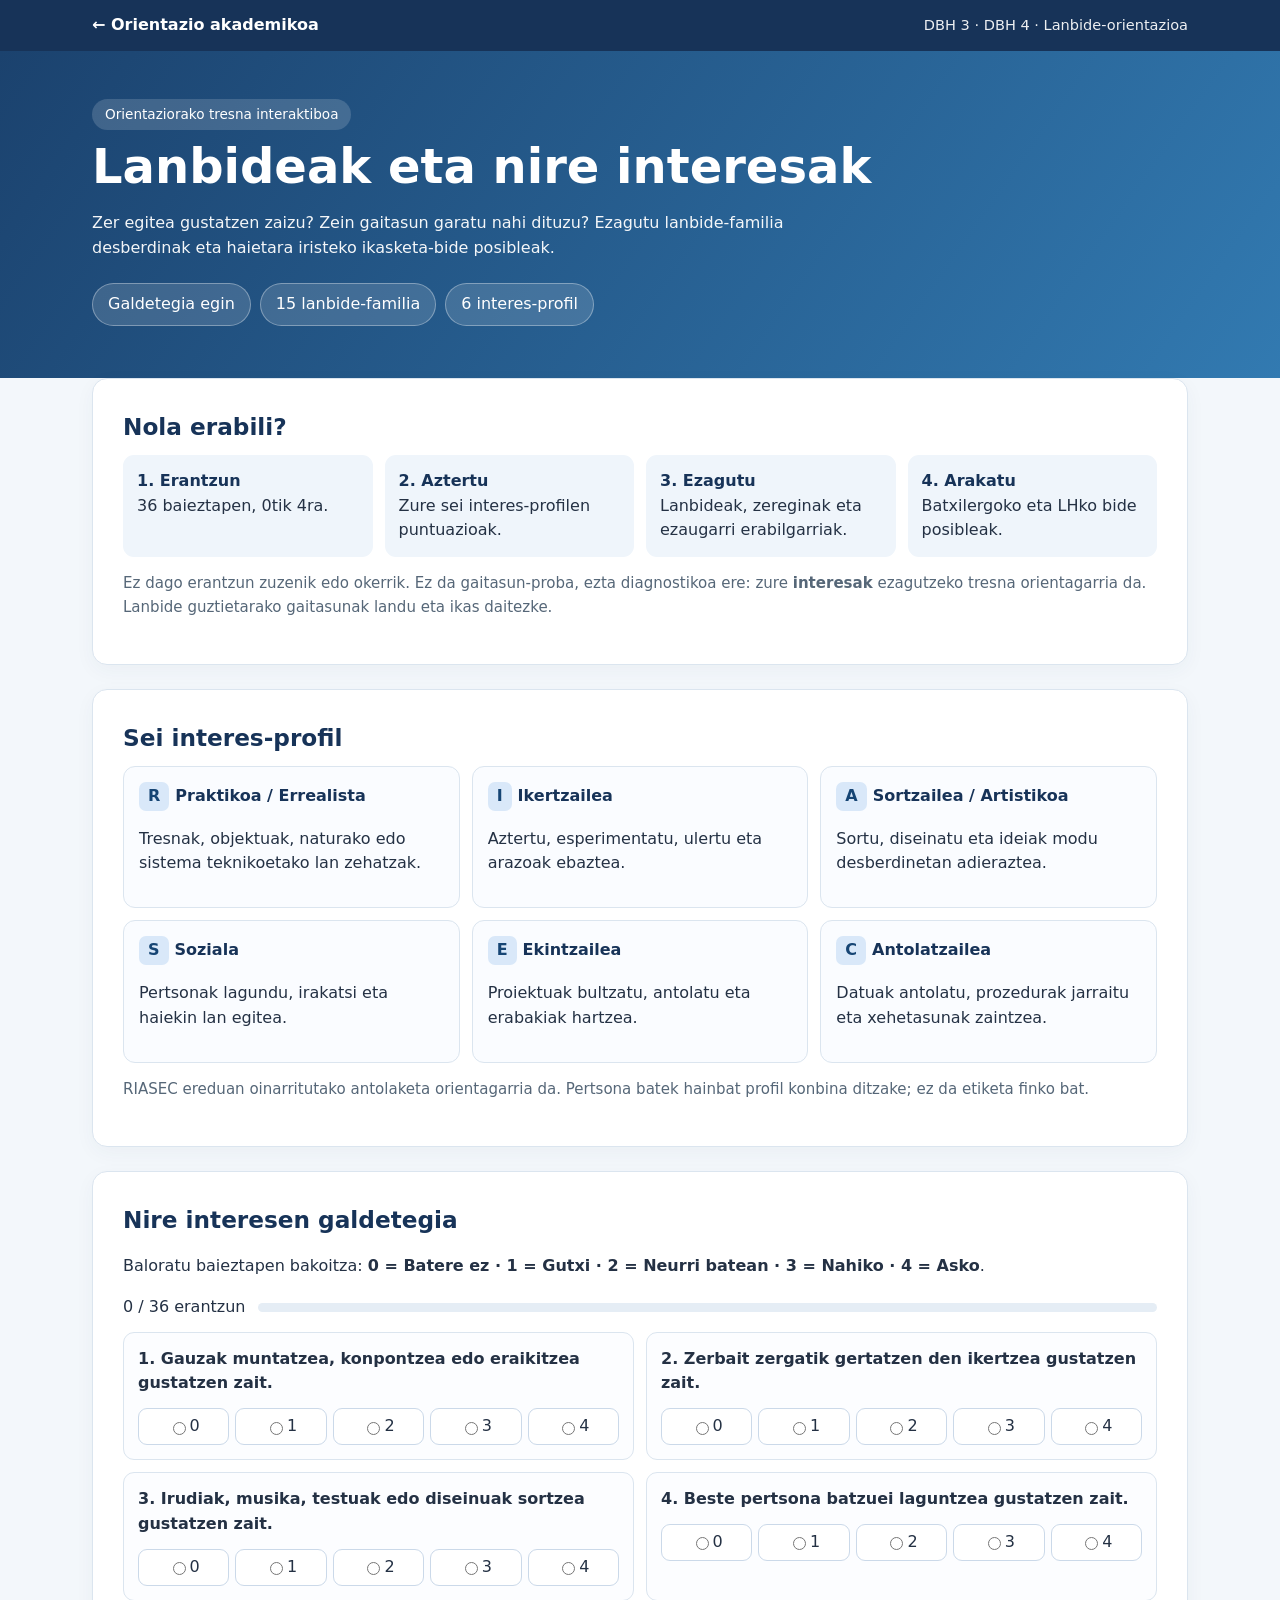
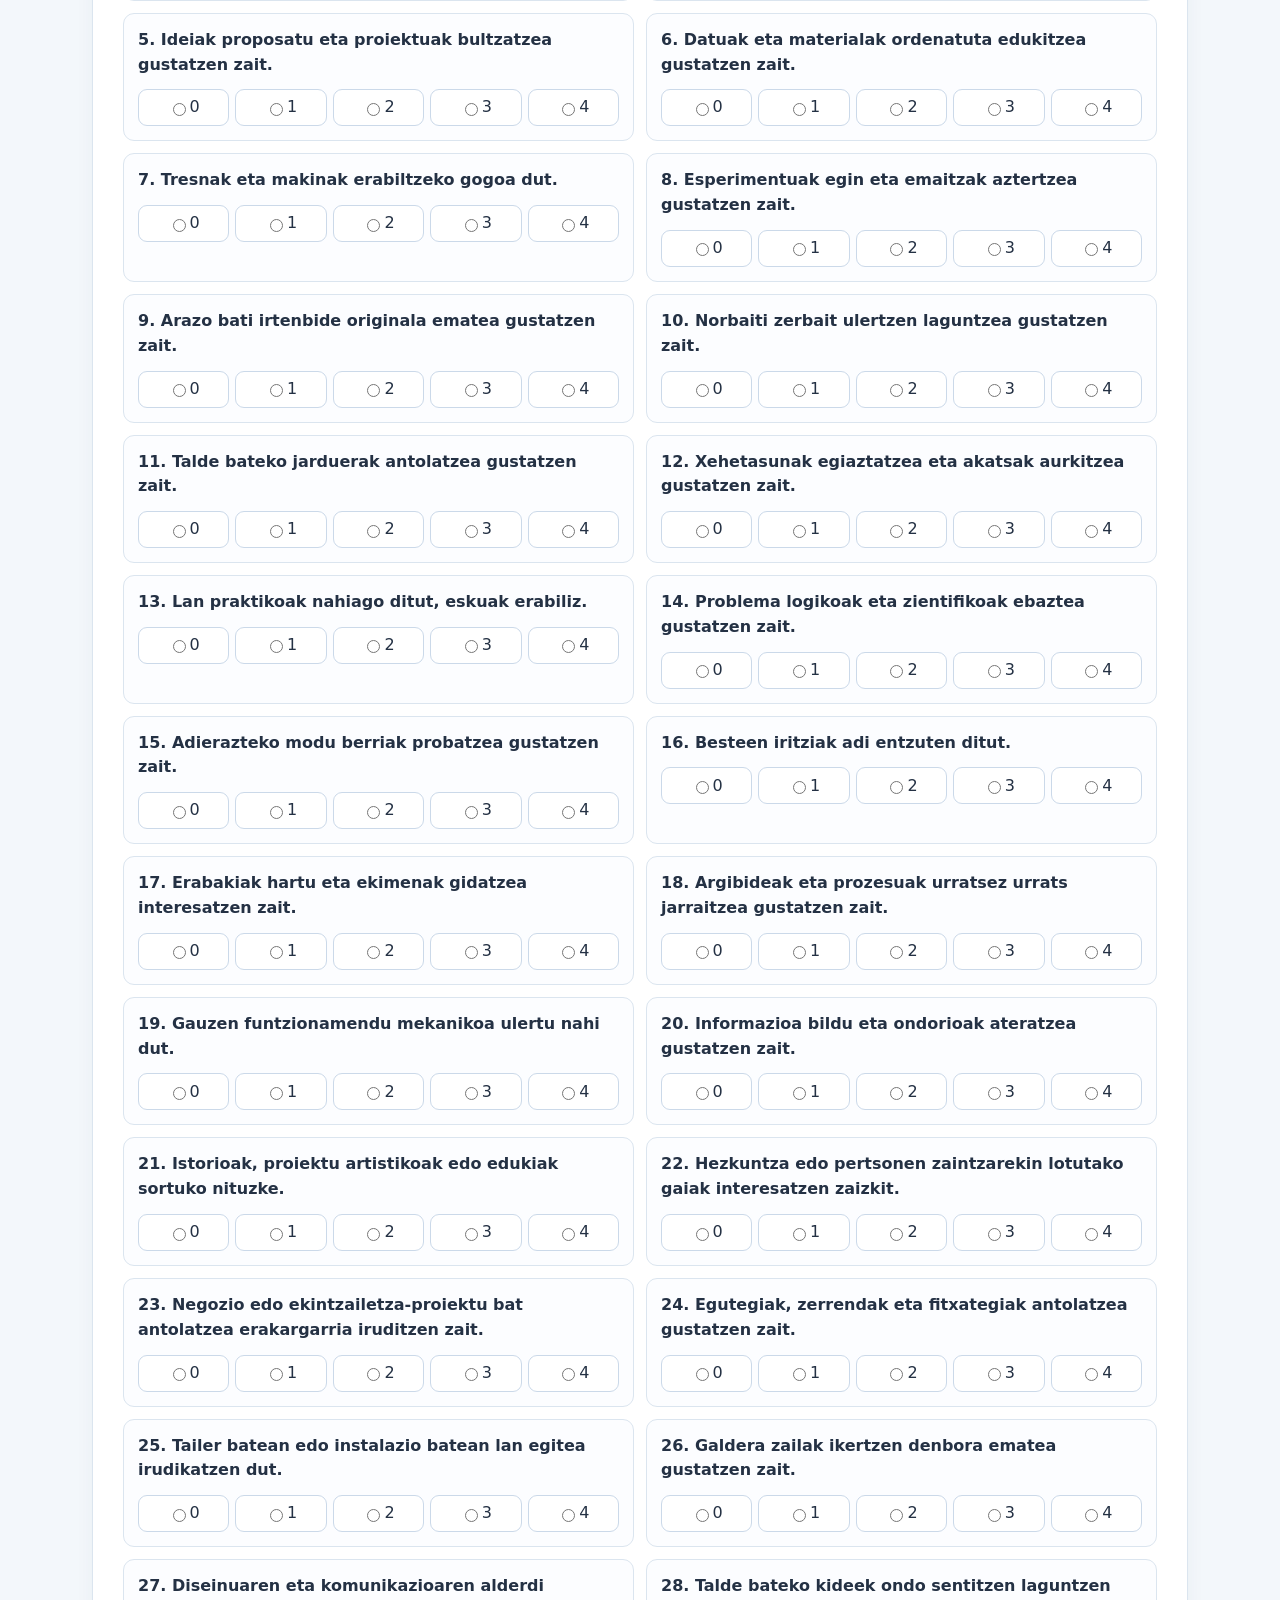
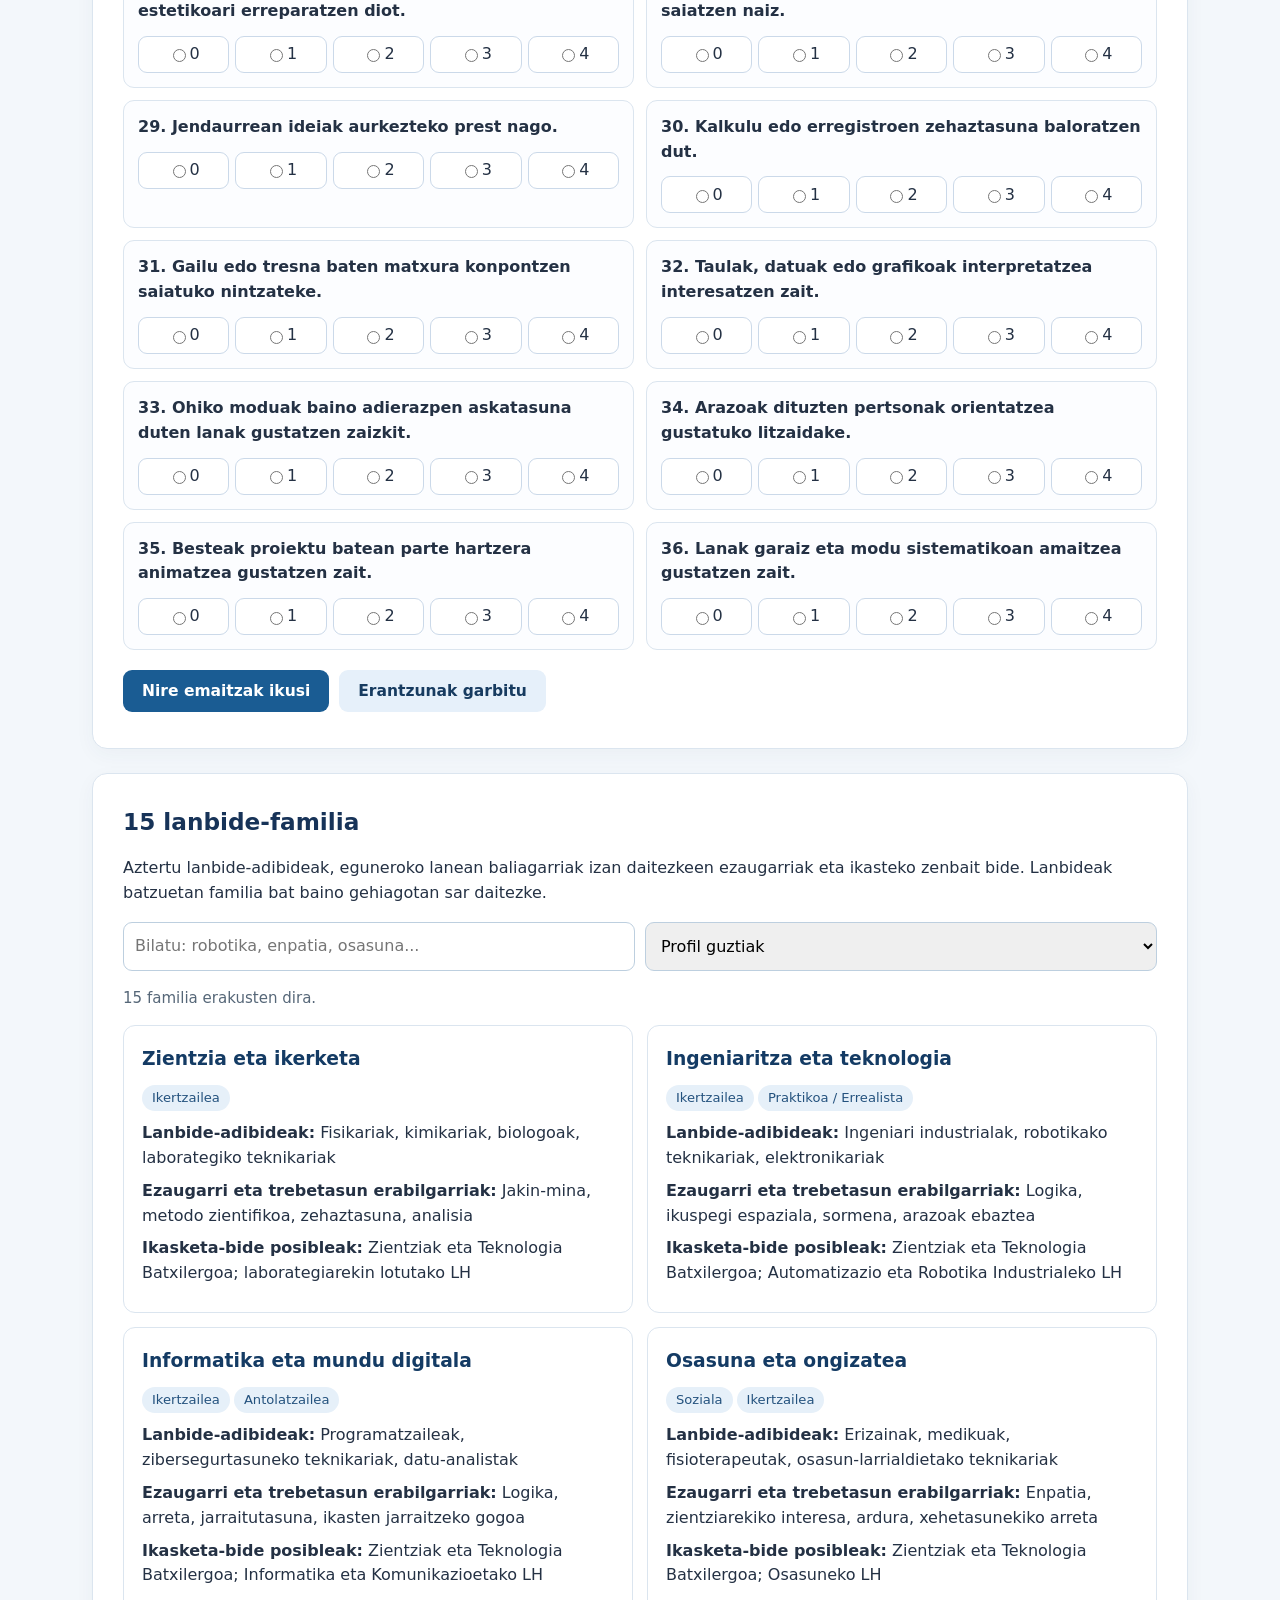
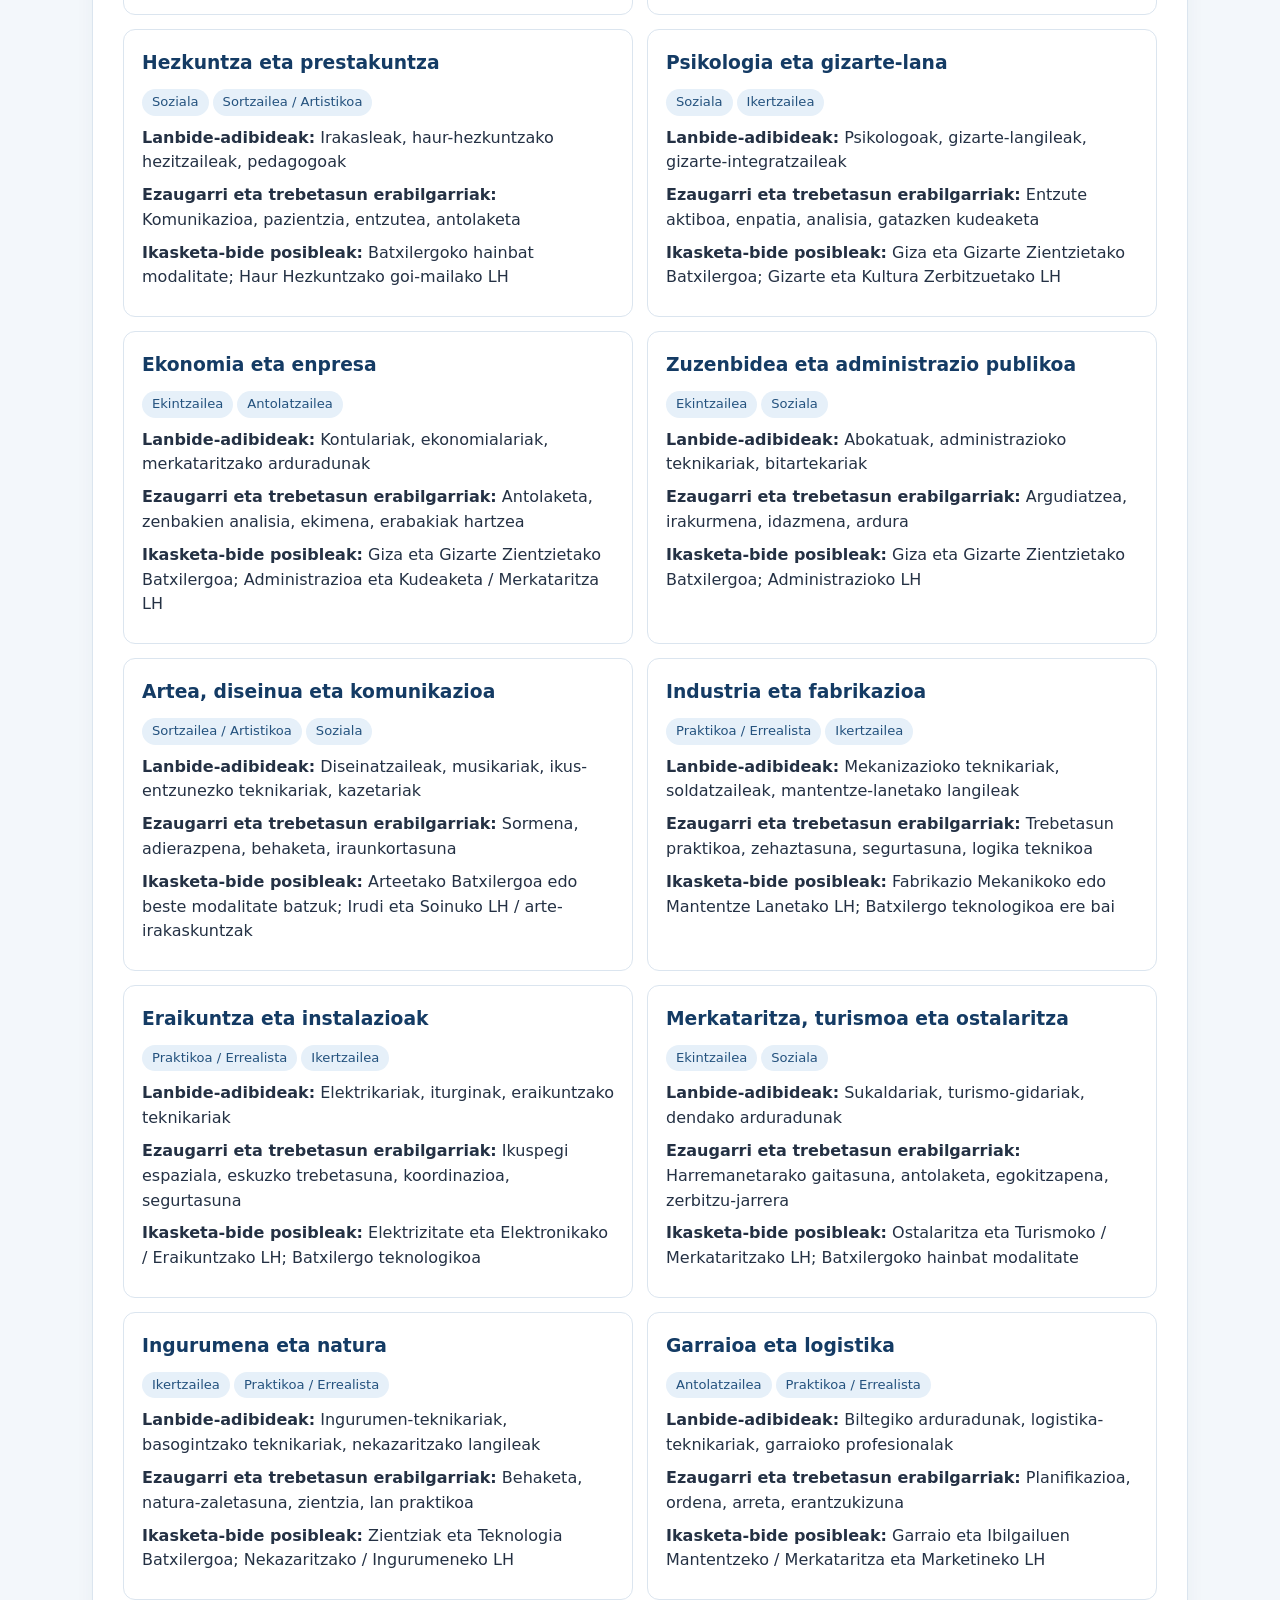
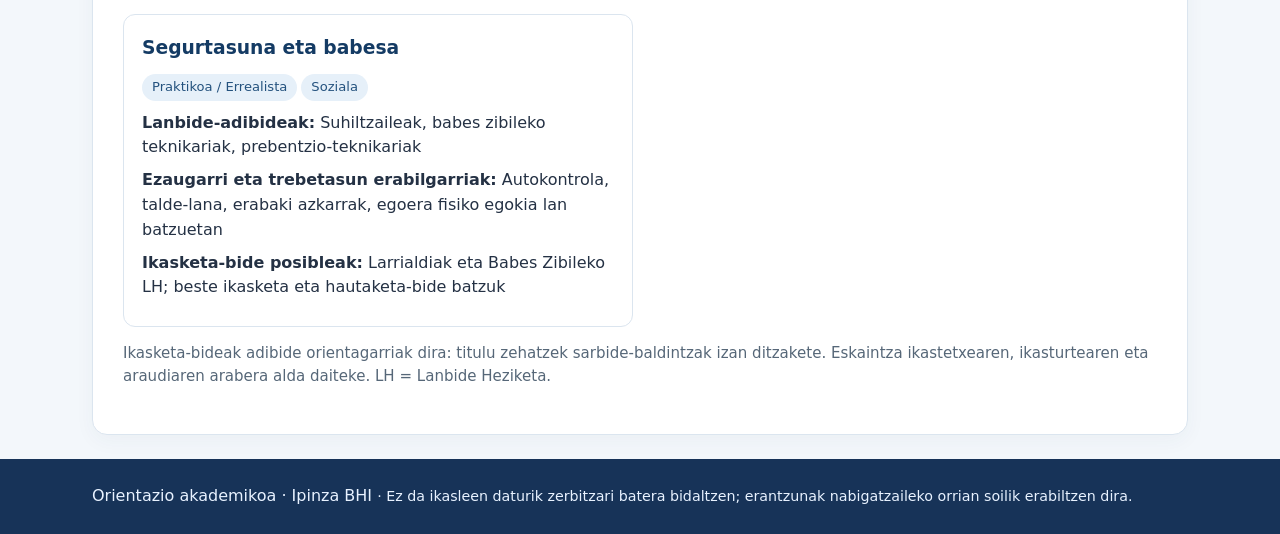
<file: lanbideak_orientazioa.html>
<!doctype html>
<html lang="eu">
<head>
<meta charset="utf-8"><meta name="viewport" content="width=device-width,initial-scale=1">
<title>Lanbideak eta nire interesak · Orientazio akademikoa</title>
<style>
:root{--navy:#173358;--blue:#28619b;--light:#eaf2fb;--ink:#243144;--muted:#566778;--line:#dbe5ef;--paper:#fff;--bg:#f3f7fb}*{box-sizing:border-box}html{scroll-behavior:smooth}body{margin:0;background:var(--bg);color:var(--ink);font:16px/1.55 system-ui,-apple-system,'Segoe UI',sans-serif}a{color:#174f8b}.container{max-width:1140px;margin:auto;padding:0 22px}.top{background:var(--navy);color:white;padding:13px 0}.top .container{display:flex;align-items:center;justify-content:space-between;gap:16px;flex-wrap:wrap}.top a{color:white;text-decoration:none}.top .mini{font-size:.91rem;opacity:.92}.hero{background:linear-gradient(125deg,#1b426e,#327ab1);color:#fff;padding:48px 0 52px}.hero h1{font-size:clamp(1.9rem,4vw,3rem);line-height:1.2;margin:8px 0}.hero p{max-width:760px;opacity:.95}.pill{display:inline-block;background:#ffffff28;padding:5px 13px;border-radius:30px;font-size:.85rem}.navlinks{display:flex;flex-wrap:wrap;gap:9px;margin-top:22px}.navlinks a{padding:8px 15px;background:#ffffff24;border:1px solid #ffffff55;color:white;text-decoration:none;border-radius:30px}main{padding-top:30px;padding-bottom:60px}.panel{background:white;border:1px solid var(--line);border-radius:15px;padding:clamp(18px,3vw,30px);margin:0 0 24px;box-shadow:0 6px 20px #2542680b}.panel h2{font-size:1.45rem;color:var(--navy);margin:0 0 10px}.muted,.hint{color:var(--muted)}.hint{font-size:.94rem}.intro-grid{display:grid;grid-template-columns:repeat(4,1fr);gap:12px}.info{background:#eff5fb;border-radius:11px;padding:14px}.info b{display:block;color:var(--navy)}.profile-grid{display:grid;grid-template-columns:repeat(3,1fr);gap:12px}.profile{padding:15px;border:1px solid var(--line);border-radius:12px;background:#fafcff}.profile strong{color:var(--navy)}.chip{display:inline-flex;align-items:center;justify-content:center;background:#d9e8f9;border-radius:7px;padding:2px 9px;margin-right:6px;color:#164574;font-weight:800}.formnav{display:flex;align-items:center;gap:12px;flex-wrap:wrap;justify-content:space-between;margin:12px 0}.progress{height:9px;background:#e5edf5;border-radius:9px;overflow:hidden;flex:1;min-width:120px}.progress div{height:100%;background:#2b719d;width:0;transition:width .15s}.questions{display:grid;grid-template-columns:1fr 1fr;gap:12px}.question{border:1px solid var(--line);border-radius:11px;padding:14px;background:#fcfdff}.question.missing{outline:2px solid #cc705f}.question p{margin:0 0 12px;font-weight:600}.qopts{display:flex;gap:6px;align-items:center;justify-content:space-between}.qopts label{display:flex;align-items:center;justify-content:center;border:1px solid #cbd9e9;background:white;border-radius:9px;min-height:37px;flex:1;cursor:pointer}.qopts label:has(input:checked){background:#dbeafb;border-color:#3170a5;font-weight:800}.qopts input{accent-color:#245d91;margin-right:4px}.buttons{display:flex;flex-wrap:wrap;gap:10px;margin:20px 0 6px}.btn{border:0;border-radius:9px;background:#1a5c93;color:white;cursor:pointer;padding:12px 19px;font:600 .97rem system-ui;text-decoration:none;display:inline-block}.btn.secondary{background:#e6f0fa;color:#173b60}.btn:focus-visible,a:focus-visible{outline:3px solid #ffbf4a;outline-offset:3px}.alert{border-left:4px solid #b7623c;background:#fff5eb;padding:12px;border-radius:6px;margin:12px 0}.hidden{display:none!important}.barrow{display:grid;grid-template-columns:215px 1fr 52px;gap:12px;align-items:center;margin:12px 0}.bar{background:#edf2f8;height:15px;border-radius:15px;overflow:hidden}.bar>span{display:block;background:linear-gradient(90deg,#418cbc,#174973);height:100%}.familytools{display:flex;flex-wrap:wrap;gap:10px;margin:16px 0}.familytools input,.familytools select{padding:11px;border:1px solid #bdcfdf;border-radius:9px;font:inherit;min-width:210px;max-width:100%;flex:1}.family-grid{display:grid;grid-template-columns:repeat(2,minmax(0,1fr));gap:14px}.family{border:1px solid var(--line);border-radius:12px;padding:18px;background:#fff}.family h3{margin:0 0 10px;color:#143b64}.family p{margin:8px 0}.family .small{font-size:.88rem;color:#647485}.tag{display:inline-block;background:#e6f0f9;color:#24527e;padding:3px 10px;border-radius:30px;font-size:.82rem;margin:2px 4px 2px 0}.fav{border-color:#2e79a8;box-shadow:inset 4px 0 #2e79a8}.footer{background:#173358;color:#e8f2ff;padding:25px 0}.footer a{color:white}.small{font-size:.89rem}@media(max-width:800px){.intro-grid,.profile-grid{grid-template-columns:repeat(2,1fr)}.questions,.family-grid{grid-template-columns:1fr}.barrow{grid-template-columns:135px 1fr 42px}}@media(max-width:470px){.intro-grid,.profile-grid{grid-template-columns:1fr}.barrow{grid-template-columns:112px 1fr 35px;gap:7px;font-size:.83rem}.question{padding:12px}}@media print{.top,.navlinks,.formnav,.buttons,.familytools,#test,#families,.footer{display:none!important}body{background:white}.hero{color:black;background:white;padding:8px 0}.hero .pill{display:none}.panel{box-shadow:none}#result{display:block!important}}
</style>
</head>
<body>
<header class="top"><div class="container"><a href="index.html"><strong>← Orientazio akademikoa</strong></a><span class="mini">DBH 3 · DBH 4 · Lanbide-orientazioa</span></div></header>
<section class="hero"><div class="container"><span class="pill">Orientaziorako tresna interaktiboa</span><h1>Lanbideak eta nire interesak</h1><p>Zer egitea gustatzen zaizu? Zein gaitasun garatu nahi dituzu? Ezagutu lanbide-familia desberdinak eta haietara iristeko ikasketa-bide posibleak.</p><nav class="navlinks"><a href="#test">Galdetegia egin</a><a href="#families">15 lanbide-familia</a><a href="#profiles">6 interes-profil</a></nav></div></section>
<main class="container">
<section class="panel"><h2>Nola erabili?</h2><div class="intro-grid"><div class="info"><b>1. Erantzun</b>36 baieztapen, 0tik 4ra.</div><div class="info"><b>2. Aztertu</b>Zure sei interes-profilen puntuazioak.</div><div class="info"><b>3. Ezagutu</b>Lanbideak, zereginak eta ezaugarri erabilgarriak.</div><div class="info"><b>4. Arakatu</b>Batxilergoko eta LHko bide posibleak.</div></div><p class="hint">Ez dago erantzun zuzenik edo okerrik. Ez da gaitasun-proba, ezta diagnostikoa ere: zure <strong>interesak</strong> ezagutzeko tresna orientagarria da. Lanbide guztietarako gaitasunak landu eta ikas daitezke.</p></section>
<section class="panel" id="profiles"><h2>Sei interes-profil</h2><div id="profileCards" class="profile-grid"></div><p class="hint">RIASEC ereduan oinarritutako antolaketa orientagarria da. Pertsona batek hainbat profil konbina ditzake; ez da etiketa finko bat.</p></section>
<section class="panel" id="test"><h2>Nire interesen galdetegia</h2><p>Baloratu baieztapen bakoitza: <strong>0 = Batere ez · 1 = Gutxi · 2 = Neurri batean · 3 = Nahiko · 4 = Asko</strong>.</p><div class="formnav"><span id="progressLabel" aria-live="polite">0 / 36 erantzun</span><div class="progress" aria-hidden="true"><div id="progressBar"></div></div></div><form id="quiz" class="questions" novalidate></form><div class="buttons"><button class="btn" id="calculate" type="button">Nire emaitzak ikusi</button><button class="btn secondary" id="clear" type="button">Erantzunak garbitu</button></div><div id="warning" class="alert hidden" role="alert"></div></section>
<section class="panel hidden" id="result" aria-live="polite"><h2>Nire emaitzak</h2><p class="hint">Profil bakoitzean 6 galdera daude: gehienez 24 puntu. Portzentajeak profilaren barruko puntuazioa dira, ez ikasleen arteko konparazioa.</p><div id="bars"></div><div id="conclusion"></div><h3>Interesekin lotutako lanbide-familiak</h3><div id="suggestions" class="family-grid"></div><p class="hint">Gomendioak interes-puntuazioetan oinarritzen dira, ez ikaslearen kalifikazioetan edo gaitasunen neurketan. Ez dute sarbidea edo egokitasuna bermatzen. Ikasketak aukeratzeko, ikastetxeko orientatzailearekin kontrastatu.</p><div class="buttons"><button class="btn secondary" type="button" onclick="window.print()">Emaitzak inprimatu / PDFan gorde</button></div></section>
<section class="panel" id="families"><h2>15 lanbide-familia</h2><p>Aztertu lanbide-adibideak, eguneroko lanean baliagarriak izan daitezkeen ezaugarriak eta ikasteko zenbait bide. Lanbideak batzuetan familia bat baino gehiagotan sar daitezke.</p><div class="familytools"><input id="search" type="search" placeholder="Bilatu: robotika, enpatia, osasuna..." aria-label="Bilatu lanbideak"><select id="filter" aria-label="Iragazi interes-profilen arabera"><option value="">Profil guztiak</option></select></div><p id="count" class="hint" aria-live="polite"></p><div class="family-grid" id="familyList"></div><p class="hint">Ikasketa-bideak adibide orientagarriak dira: titulu zehatzek sarbide-baldintzak izan ditzakete. Eskaintza ikastetxearen, ikasturtearen eta araudiaren arabera alda daiteke. LH = Lanbide Heziketa.</p></section>
</main><footer class="footer"><div class="container">Orientazio akademikoa · Ipinza BHI <span class="small">· Ez da ikasleen daturik zerbitzari batera bidaltzen; erantzunak nabigatzaileko orrian soilik erabiltzen dira.</span></div></footer>
<script>
const FAMILIAK=[{"name": "Zientzia eta ikerketa", "codes": "I", "jobs": "Fisikariak, kimikariak, biologoak, laborategiko teknikariak", "traits": "Jakin-mina, metodo zientifikoa, zehaztasuna, analisia", "routes": "Zientziak eta Teknologia Batxilergoa; laborategiarekin lotutako LH"}, {"name": "Ingeniaritza eta teknologia", "codes": "IR", "jobs": "Ingeniari industrialak, robotikako teknikariak, elektronikariak", "traits": "Logika, ikuspegi espaziala, sormena, arazoak ebaztea", "routes": "Zientziak eta Teknologia Batxilergoa; Automatizazio eta Robotika Industrialeko LH"}, {"name": "Informatika eta mundu digitala", "codes": "IC", "jobs": "Programatzaileak, zibersegurtasuneko teknikariak, datu-analistak", "traits": "Logika, arreta, jarraitutasuna, ikasten jarraitzeko gogoa", "routes": "Zientziak eta Teknologia Batxilergoa; Informatika eta Komunikazioetako LH"}, {"name": "Osasuna eta ongizatea", "codes": "SI", "jobs": "Erizainak, medikuak, fisioterapeutak, osasun-larrialdietako teknikariak", "traits": "Enpatia, zientziarekiko interesa, ardura, xehetasunekiko arreta", "routes": "Zientziak eta Teknologia Batxilergoa; Osasuneko LH"}, {"name": "Hezkuntza eta prestakuntza", "codes": "SA", "jobs": "Irakasleak, haur-hezkuntzako hezitzaileak, pedagogoak", "traits": "Komunikazioa, pazientzia, entzutea, antolaketa", "routes": "Batxilergoko hainbat modalitate; Haur Hezkuntzako goi-mailako LH"}, {"name": "Psikologia eta gizarte-lana", "codes": "SI", "jobs": "Psikologoak, gizarte-langileak, gizarte-integratzaileak", "traits": "Entzute aktiboa, enpatia, analisia, gatazken kudeaketa", "routes": "Giza eta Gizarte Zientzietako Batxilergoa; Gizarte eta Kultura Zerbitzuetako LH"}, {"name": "Ekonomia eta enpresa", "codes": "EC", "jobs": "Kontulariak, ekonomialariak, merkataritzako arduradunak", "traits": "Antolaketa, zenbakien analisia, ekimena, erabakiak hartzea", "routes": "Giza eta Gizarte Zientzietako Batxilergoa; Administrazioa eta Kudeaketa / Merkataritza LH"}, {"name": "Zuzenbidea eta administrazio publikoa", "codes": "ES", "jobs": "Abokatuak, administrazioko teknikariak, bitartekariak", "traits": "Argudiatzea, irakurmena, idazmena, ardura", "routes": "Giza eta Gizarte Zientzietako Batxilergoa; Administrazioko LH"}, {"name": "Artea, diseinua eta komunikazioa", "codes": "AS", "jobs": "Diseinatzaileak, musikariak, ikus-entzunezko teknikariak, kazetariak", "traits": "Sormena, adierazpena, behaketa, iraunkortasuna", "routes": "Arteetako Batxilergoa edo beste modalitate batzuk; Irudi eta Soinuko LH / arte-irakaskuntzak"}, {"name": "Industria eta fabrikazioa", "codes": "RI", "jobs": "Mekanizazioko teknikariak, soldatzaileak, mantentze-lanetako langileak", "traits": "Trebetasun praktikoa, zehaztasuna, segurtasuna, logika teknikoa", "routes": "Fabrikazio Mekanikoko edo Mantentze Lanetako LH; Batxilergo teknologikoa ere bai"}, {"name": "Eraikuntza eta instalazioak", "codes": "RI", "jobs": "Elektrikariak, iturginak, eraikuntzako teknikariak", "traits": "Ikuspegi espaziala, eskuzko trebetasuna, koordinazioa, segurtasuna", "routes": "Elektrizitate eta Elektronikako / Eraikuntzako LH; Batxilergo teknologikoa"}, {"name": "Merkataritza, turismoa eta ostalaritza", "codes": "ES", "jobs": "Sukaldariak, turismo-gidariak, dendako arduradunak", "traits": "Harremanetarako gaitasuna, antolaketa, egokitzapena, zerbitzu-jarrera", "routes": "Ostalaritza eta Turismoko / Merkataritzako LH; Batxilergoko hainbat modalitate"}, {"name": "Ingurumena eta natura", "codes": "IR", "jobs": "Ingurumen-teknikariak, basogintzako teknikariak, nekazaritzako langileak", "traits": "Behaketa, natura-zaletasuna, zientzia, lan praktikoa", "routes": "Zientziak eta Teknologia Batxilergoa; Nekazaritzako / Ingurumeneko LH"}, {"name": "Garraioa eta logistika", "codes": "CR", "jobs": "Biltegiko arduradunak, logistika-teknikariak, garraioko profesionalak", "traits": "Planifikazioa, ordena, arreta, erantzukizuna", "routes": "Garraio eta Ibilgailuen Mantentzeko / Merkataritza eta Marketineko LH"}, {"name": "Segurtasuna eta babesa", "codes": "RS", "jobs": "Suhiltzaileak, babes zibileko teknikariak, prebentzio-teknikariak", "traits": "Autokontrola, talde-lana, erabaki azkarrak, egoera fisiko egokia lan batzuetan", "routes": "Larrialdiak eta Babes Zibileko LH; beste ikasketa eta hautaketa-bide batzuk"}];
const GALDERAK=[["R", "Gauzak muntatzea, konpontzea edo eraikitzea gustatzen zait."], ["I", "Zerbait zergatik gertatzen den ikertzea gustatzen zait."], ["A", "Irudiak, musika, testuak edo diseinuak sortzea gustatzen zait."], ["S", "Beste pertsona batzuei laguntzea gustatzen zait."], ["E", "Ideiak proposatu eta proiektuak bultzatzea gustatzen zait."], ["C", "Datuak eta materialak ordenatuta edukitzea gustatzen zait."], ["R", "Tresnak eta makinak erabiltzeko gogoa dut."], ["I", "Esperimentuak egin eta emaitzak aztertzea gustatzen zait."], ["A", "Arazo bati irtenbide originala ematea gustatzen zait."], ["S", "Norbaiti zerbait ulertzen laguntzea gustatzen zait."], ["E", "Talde bateko jarduerak antolatzea gustatzen zait."], ["C", "Xehetasunak egiaztatzea eta akatsak aurkitzea gustatzen zait."], ["R", "Lan praktikoak nahiago ditut, eskuak erabiliz."], ["I", "Problema logikoak eta zientifikoak ebaztea gustatzen zait."], ["A", "Adierazteko modu berriak probatzea gustatzen zait."], ["S", "Besteen iritziak adi entzuten ditut."], ["E", "Erabakiak hartu eta ekimenak gidatzea interesatzen zait."], ["C", "Argibideak eta prozesuak urratsez urrats jarraitzea gustatzen zait."], ["R", "Gauzen funtzionamendu mekanikoa ulertu nahi dut."], ["I", "Informazioa bildu eta ondorioak ateratzea gustatzen zait."], ["A", "Istorioak, proiektu artistikoak edo edukiak sortuko nituzke."], ["S", "Hezkuntza edo pertsonen zaintzarekin lotutako gaiak interesatzen zaizkit."], ["E", "Negozio edo ekintzailetza-proiektu bat antolatzea erakargarria iruditzen zait."], ["C", "Egutegiak, zerrendak eta fitxategiak antolatzea gustatzen zait."], ["R", "Tailer batean edo instalazio batean lan egitea irudikatzen dut."], ["I", "Galdera zailak ikertzen denbora ematea gustatzen zait."], ["A", "Diseinuaren eta komunikazioaren alderdi estetikoari erreparatzen diot."], ["S", "Talde bateko kideek ondo sentitzen laguntzen saiatzen naiz."], ["E", "Jendaurrean ideiak aurkezteko prest nago."], ["C", "Kalkulu edo erregistroen zehaztasuna baloratzen dut."], ["R", "Gailu edo tresna baten matxura konpontzen saiatuko nintzateke."], ["I", "Taulak, datuak edo grafikoak interpretatzea interesatzen zait."], ["A", "Ohiko moduak baino adierazpen askatasuna duten lanak gustatzen zaizkit."], ["S", "Arazoak dituzten pertsonak orientatzea gustatuko litzaidake."], ["E", "Besteak proiektu batean parte hartzera animatzea gustatzen zait."], ["C", "Lanak garaiz eta modu sistematikoan amaitzea gustatzen zait."]];
const PROFILAK={"R": ["Praktikoa / Errealista", "Tresnak, objektuak, naturako edo sistema teknikoetako lan zehatzak."], "I": ["Ikertzailea", "Aztertu, esperimentatu, ulertu eta arazoak ebaztea."], "A": ["Sortzailea / Artistikoa", "Sortu, diseinatu eta ideiak modu desberdinetan adieraztea."], "S": ["Soziala", "Pertsonak lagundu, irakatsi eta haiekin lan egitea."], "E": ["Ekintzailea", "Proiektuak bultzatu, antolatu eta erabakiak hartzea."], "C": ["Antolatzailea", "Datuak antolatu, prozedurak jarraitu eta xehetasunak zaintzea."]};
const el=id=>document.getElementById(id);let answers=Array(GALDERAK.length).fill(null);let favKeys=[];
const esc=t=>String(t).replaceAll('&','&amp;').replaceAll('<','&lt;').replaceAll('>','&gt;').replaceAll('"','&quot;');
function card(f,fav=false){return `<article class="family ${fav?'fav':''}"><h3>${esc(f.name)}</h3><div>${[...f.codes].map(c=>`<span class="tag">${esc(PROFILAK[c][0])}</span>`).join('')}</div><p><b>Lanbide-adibideak:</b> ${esc(f.jobs)}</p><p><b>Ezaugarri eta trebetasun erabilgarriak:</b> ${esc(f.traits)}</p><p><b>Ikasketa-bide posibleak:</b> ${esc(f.routes)}</p></article>`}
function profiles(){el('profileCards').innerHTML=Object.entries(PROFILAK).map(([code,pr])=>`<div class="profile"><strong><span class="chip">${code}</span>${esc(pr[0])}</strong><p>${esc(pr[1])}</p></div>`).join('');el('filter').innerHTML+=[...Object.entries(PROFILAK)].map(([k,v])=>`<option value="${k}">${esc(v[0])}</option>`).join('')}
function drawQuestions(){el('quiz').innerHTML=GALDERAK.map(([code,q],i)=>`<div class="question" id="question${i}"><p>${i+1}. ${esc(q)}</p><div class="qopts" role="group" aria-label="${i+1}. galderaren puntuazioa">${[0,1,2,3,4].map(n=>`<label><input type="radio" name="q${i}" value="${n}" ${answers[i]===n?'checked':''}><span>${n}</span></label>`).join('')}</div></div>`).join('');el('quiz').querySelectorAll('input').forEach(input=>input.addEventListener('change',e=>{const i=Number(e.target.name.substring(1));answers[i]=Number(e.target.value);el('question'+i).classList.remove('missing');updateProgress()}));updateProgress()}
function updateProgress(){const n=answers.filter(v=>v!==null).length;el('progressLabel').textContent=`${n} / ${GALDERAK.length} erantzun`;el('progressBar').style.width=100*n/GALDERAK.length+'%'}
function calculate(){const missing=answers.findIndex(x=>x===null);if(missing>=0){el('warning').classList.remove('hidden');el('warning').textContent=`${GALDERAK.length-answers.filter(x=>x!==null).length} galdera falta dira. Erantzun guztiak, mesedez.`;el('question'+missing).classList.add('missing');el('question'+missing).scrollIntoView({behavior:'smooth',block:'center'});return}el('warning').classList.add('hidden');const scores=Object.fromEntries(Object.keys(PROFILAK).map(k=>[k,0]));GALDERAK.forEach(([k],i)=>scores[k]+=answers[i]);const order=Object.keys(scores).sort((a,b)=>scores[b]-scores[a]||a.localeCompare(b));el('bars').innerHTML=order.map(k=>`<div class="barrow"><strong>${esc(PROFILAK[k][0])}</strong><div class="bar"><span style="width:${scores[k]/24*100}%"></span></div><b>${scores[k]}/24</b></div>`).join('');favKeys=order.slice(0,3);el('conclusion').innerHTML=`<p><strong>Gehien nabarmendu diren interesak:</strong> ${favKeys.map(k=>esc(PROFILAK[k][0])).join(' · ')}.</p><p class="hint">Berdinketak egon daitezke; hiru lehenengoak erakusten dira, ez profil bakar bat. Gainerako puntuazioak ere kontuan hartu.</p>`;const suggestions=FAMILIAK.map(f=>({f,score:[...f.codes].reduce((s,k)=>s+scores[k]/24,0)/f.codes.length})).sort((a,b)=>b.score-a.score).slice(0,6);el('suggestions').innerHTML=suggestions.map(x=>card(x.f,true)).join('');el('result').classList.remove('hidden');el('result').scrollIntoView({behavior:'smooth'});renderFamilies()}
function renderFamilies(){const q=el('search').value.trim().toLocaleLowerCase('eu');const filter=el('filter').value;const matches=FAMILIAK.filter(f=>(!filter||f.codes.includes(filter))&&[f.name,f.jobs,f.traits,f.routes].join(' ').toLocaleLowerCase('eu').includes(q));el('familyList').innerHTML=matches.map(f=>card(f,favKeys.some(k=>f.codes.includes(k)))).join('')||'<p>Ez da bat datorren lanbide-familiarik aurkitu.</p>';el('count').textContent=matches.length+' familia erakusten dira.'}
profiles();drawQuestions();renderFamilies();el('calculate').addEventListener('click',calculate);el('clear').addEventListener('click',()=>{if(!confirm('Erantzun guztiak garbitu nahi dituzu?'))return;answers.fill(null);favKeys=[];el('result').classList.add('hidden');el('warning').classList.add('hidden');drawQuestions();renderFamilies()});el('search').addEventListener('input',renderFamilies);el('filter').addEventListener('change',renderFamilies);
</script>
</body></html>
</file>
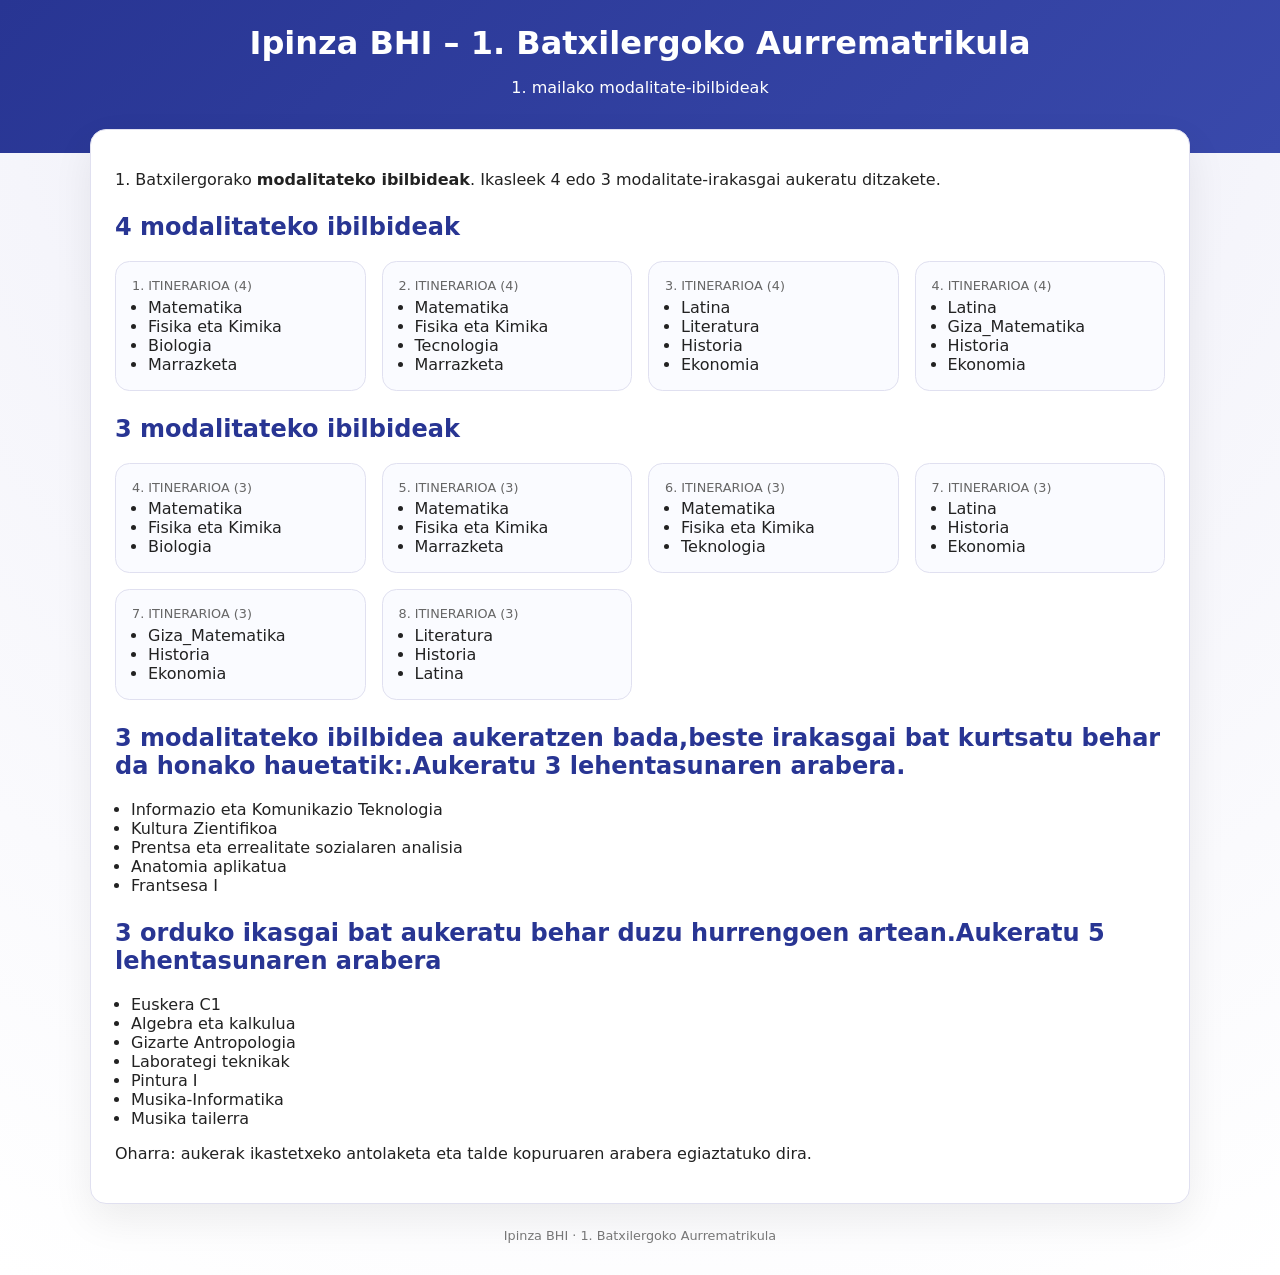
<file: optativa1batx.html>
<!DOCTYPE html>
<html lang="eu">
<head>
    <meta charset="UTF-8">
    <title>1. Batxilergoko Aurrematrikula - Ipinza BHI</title>
    <meta name="viewport" content="width=device-width, initial-scale=1.0">

    <style>
        :root {
            --color-fondo: #f5f5fb;
            --color-primario: #283593;
            --color-secundario: #3949ab;
            --color-card: #ffffff;
            --color-texto: #222222;
            --color-borde: #e0e0f0;
        }
        body {
            margin: 0;
            font-family: system-ui, -apple-system, Segoe UI, sans-serif;
            background: radial-gradient(circle at top, #e8eaf6 0, #f5f5fb 45%, #ffffff 100%);
            color: var(--color-texto);
        }
        header {
            background: linear-gradient(135deg, var(--color-primario), var(--color-secundario));
            color: white;
            padding: 1.5rem 1.5rem 2.5rem;
            text-align: center;
        }
        header h1 { margin: 0; font-size: 2rem; }
        main {
            max-width: 1100px;
            margin: -1.5rem auto 2rem;
            padding: 0 1rem;
        }
        .panel {
            background: var(--color-card);
            border-radius: 1rem;
            padding: 1.5rem;
            border: 1px solid var(--color-borde);
            box-shadow: 0 16px 40px rgba(0,0,0,0.07);
        }
        h2 { color: var(--color-primario); margin-top: 1.5rem; }
        .grid {
            display: grid;
            grid-template-columns: repeat(auto-fit, minmax(250px, 1fr));
            gap: 1rem;
        }
        .card {
            background: #fafbff;
            border-radius: 0.9rem;
            border: 1px solid var(--color-borde);
            padding: 1rem;
            position: relative;
            cursor: pointer;
        }
        .num { font-size: 0.8rem; text-transform: uppercase; color: #666; }
        ul { margin: 0.3rem 0 0; padding-left: 1rem; }

        /* Tooltip estilo C */
        .card:hover .tooltip {
            opacity: 1;
            transform: translate(-50%, -55%);
            pointer-events: auto;
        }
        .tooltip {
            position: absolute;
            left: 50%;
            top: 0%;
            transform: translate(-50%, -40%);
            width: 260px;
            background: white;
            padding: 1rem;
            border-radius: 0.8rem;
            box-shadow: 0 12px 40px rgba(0,0,0,0.18);
            opacity: 0;
            pointer-events: none;
            transition: all 0.25s ease-out;
            z-index: 50;
        }
        .tooltip-title {
            font-weight: bold;
            font-size: 0.95rem;
            color: #283593;
            margin-bottom: 0.3rem;
        }
        footer {
            text-align: center;
            font-size: 0.8rem;
            color: #777;
            margin-top: 1.5rem;
        }
    </style>
</head>

<body>

<header>
    <h1>Ipinza BHI – 1. Batxilergoko Aurrematrikula</h1>
    <p>1. mailako modalitate-ibilbideak</p>
</header>

<main>
<section class="panel">

    <p>
        1. Batxilergorako <strong>modalitateko ibilbideak</strong>.
        Ikasleek 4 edo 3 modalitate-irakasgai aukeratu ditzakete.
    </p>

    <!-- =============================================== -->
    <!-- ================= 4 MODALITATEKO =============== -->
    <!-- =============================================== -->

    <h2>4 modalitateko ibilbideak</h2>

    <div class="grid">

        <!-- 1 -->
        <div class="card">
            <div class="num">1. Itinerarioa (4)</div>
            <ul>
                <li>Matematika</li>
                <li>Fisika eta Kimika</li>
                <li>Biologia</li>
                <li>Marrazketa</li>
            </ul>
            <div class="tooltip">
                <div class="tooltip-title">Helburu akademikoak</div>
                <ul>
                    <li>Zientzia esperimentalak</li>
                    <li>Osasun-ikerketak</li>
                    <li>Ingeniaritza</li>
                </ul>
            </div>
        </div>

        <!-- 2 -->
        <div class="card">
            <div class="num">2. Itinerarioa (4)</div>
            <ul>
                <li>Matematika</li>
                <li>Fisika eta Kimika</li>
                <li>Tecnologia</li>
                <li>Marrazketa</li>
            </ul>
            <div class="tooltip">
                <div class="tooltip-title">Helburu akademikoak</div>
                <ul>
                    <li>Ingeniaritza teknologikoak</li>
                    <li>Industria eta diseinu teknikoa</li>
                </ul>
            </div>
        </div>

        <!-- 3 -->
        <div class="card">
            <div class="num">3. Itinerarioa (4)</div>
            <ul>
                <li>Latina</li>
                <li>Literatura</li>
                <li>Historia</li>
                <li>Ekonomia</li>
            </ul>
            <div class="tooltip">
                <div class="tooltip-title">Helburu akademikoak</div>
                <ul>
                    <li>Filologiak</li>
                    <li>Gizarte azterketak</li>
                </ul>
            </div>
        </div>
<!-- 4 -->
        <div class="card">
            <div class="num">4. Itinerarioa (4)</div>
            <ul>
                <li>Latina</li>
                <li>Giza_Matematika</li>
                <li>Historia</li>
                <li>Ekonomia</li>
            </ul>
            <div class="tooltip">
                <div class="tooltip-title">Helburu akademikoak</div>
                <ul>
                    <li>Filologiak</li>
                    <li>Ekonomia eta gizarte azterketak</li>
                </ul>
            </div>
        </div>

    </div>

    <!-- =============================================== -->
    <!-- ================= 3 MODALITATEKO =============== -->
    <!-- =============================================== -->

    <h2>3 modalitateko ibilbideak</h2>

    <div class="grid">

        <!-- 4 -->
        <div class="card">
            <div class="num">4. Itinerarioa (3)</div>
            <ul>
                <li>Matematika</li>
                <li>Fisika eta Kimika</li>
                <li>Biologia</li>
            </ul>
            <div class="tooltip">
                <div class="tooltip-title">Helburu akademikoak</div>
                <ul>
                    <li>Osasun-zientziak</li>
                    <li>Zientzia esperimentalak</li>
                </ul>
            </div>
        </div>

        <!-- 5 -->
        <div class="card">
            <div class="num">5. Itinerarioa (3)</div>
            <ul>
                <li>Matematika</li>
                <li>Fisika eta Kimika</li>
                <li>Marrazketa</li>
            </ul>
            <div class="tooltip">
                <div class="tooltip-title">Helburu akademikoak</div>
                <ul>
                    <li>Ingeniaritza</li>
                    <li>Arkitektura</li>
                </ul>
            </div>
        </div>
<!-- 6 -->
        <div class="card">
            <div class="num">6. Itinerarioa (3)</div>
            <ul>
                <li>Matematika</li>
                <li>Fisika eta Kimika</li>
                <li>Teknologia</li>
            </ul>
            <div class="tooltip">
                <div class="tooltip-title">Helburu akademikoak</div>
                <ul>
                    <li>Goi mailako zikloak</li>
                 
                </ul>
            </div>
        </div>

        <!-- 7 -->
        <div class="card">
            <div class="num">7. Itinerarioa (3)</div>
            <ul>
                <li>Latina</li>
                <li>Historia</li>
                <li>Ekonomia</li>
            </ul>
            <div class="tooltip">
                <div class="tooltip-title">Helburu akademikoak</div>
                <ul>
                    <li>Giza eta gizarte zientziak</li>
                    <li>Zuzenbidea eta ekonomia</li>
                </ul>
            </div>
        </div>

        <!-- 7 -->
        <div class="card">
            <div class="num">7. Itinerarioa (3)</div>
            <ul>
                <li>Giza_Matematika</li>
                <li>Historia</li>
                <li>Ekonomia</li>
            </ul>
            <div class="tooltip">
                <div class="tooltip-title">Helburu akademikoak</div>
                <ul>
                    <li>Ekonomia</li>
                    <li>Giza eta gizarte zientziak</li>
                </ul>
            </div>
        </div>
<!-- 8 -->
        <div class="card">
            <div class="num">8. Itinerarioa (3)</div>
            <ul>
                <li>Literatura</li>
                <li>Historia</li>
                <li>Latina</li>
            </ul>
            <div class="tooltip">
                <div class="tooltip-title">Helburu akademikoak</div>
                <ul>
                    <li>Filologiak</li>
                    <li>Giza eta gizarte zientziak</li>
                </ul>
            </div>
        </div>

    </div>

    <h2>3 modalitateko ibilbidea aukeratzen bada,beste irakasgai bat kurtsatu behar da honako hauetatik:.Aukeratu 3 lehentasunaren arabera.</h2>

    <ul>
        <li>Informazio eta Komunikazio Teknologia</li>
        <li>Kultura Zientifikoa</li>
        <li>Prentsa eta errealitate sozialaren analisia</li>
        <li>Anatomia aplikatua</li>
 <li>Frantsesa I</li>
    </ul>

    </ul>
 <h2>3 orduko ikasgai bat aukeratu behar duzu hurrengoen artean.Aukeratu 5 lehentasunaren arabera</h2>
<ul>
        <li>Euskera C1</li>
        <li>Algebra eta kalkulua</li>
        <li>Gizarte Antropologia</li>
        <li>Laborategi teknikak</li>
 <li>Pintura I</li>
<li>Musika-Informatika</li>
 <li>Musika tailerra</li>

    </ul>

    <p class="nota">
        Oharra: aukerak ikastetxeko antolaketa eta talde kopuruaren arabera egiaztatuko dira.
    </p>

</section>

<footer>
    Ipinza BHI · 1. Batxilergoko Aurrematrikula
</footer>

</main>
</body>
</html>
</file>
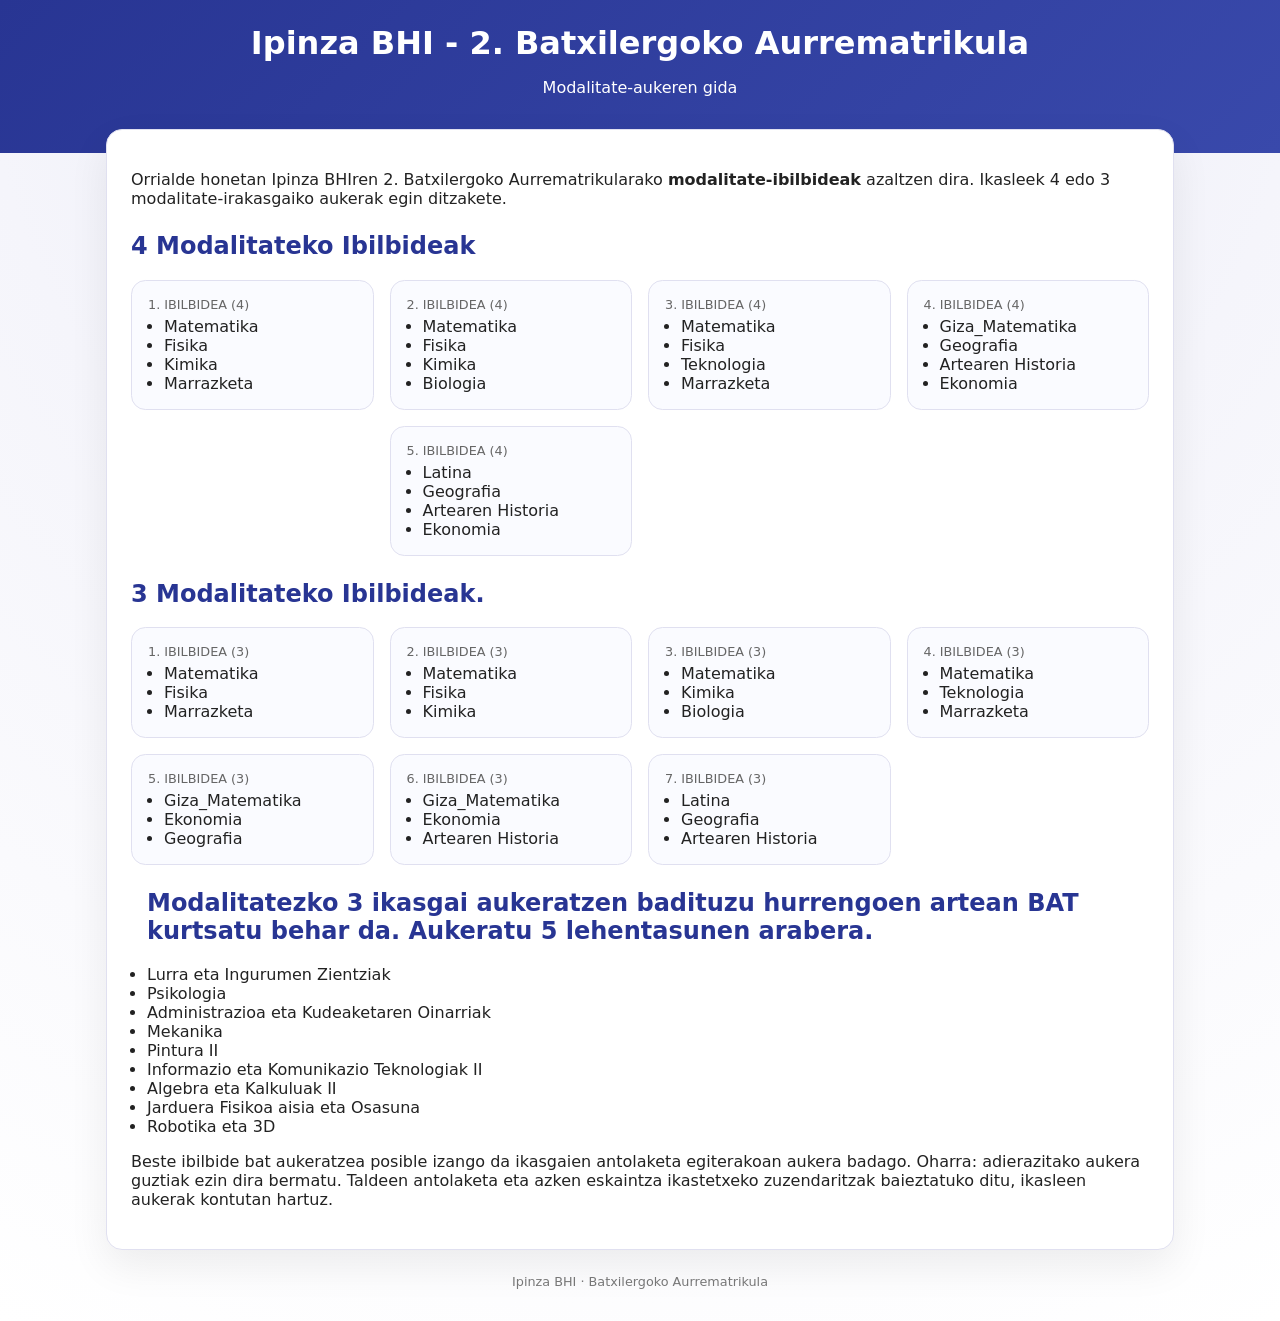
<file: optativa2batx.html>
<!DOCTYPE html>
<html lang="eu">
<head>
    <meta charset="UTF-8">
    <title>Batxilergoko Aurrematrikula - Ipinza BHI</title>
    <meta name="viewport" content="width=device-width, initial-scale=1.0">
    <style>
        :root {
            --color-fondo: #f5f5fb;
            --color-primario: #283593;
            --color-secundario: #3949ab;
            --color-card: #ffffff;
            --color-texto: #222222;
            --color-borde: #e0e0f0;
        }
        * { box-sizing: border-box; }
        body {
            margin: 0;
            font-family: system-ui, -apple-system, Segoe UI, sans-serif;
            background: radial-gradient(circle at top, #e8eaf6 0, #f5f5fb 45%, #ffffff 100%);
            color: var(--color-texto);
        }
        header {
            background: linear-gradient(135deg, var(--color-primario), var(--color-secundario));
            color: white;
            padding: 1.5rem 1.5rem 2.5rem;
            text-align: center;
        }
        header h1 { margin: 0; font-size: 2rem; }
        main {
            max-width: 1100px;
            margin: -1.5rem auto 2rem;
            padding: 0 1rem;
        }
        .panel {
            background: var(--color-card);
            border-radius: 1rem;
            padding: 1.5rem;
            border: 1px solid var(--color-borde);
            box-shadow: 0 16px 40px rgba(0,0,0,0.07);
        }
        h2 { color: var(--color-primario); margin-top: 1.5rem; }
        .grid {
            display: grid;
            grid-template-columns: repeat(auto-fit, minmax(230px, 1fr));
            gap: 1rem;
        }
        .card {
            background: #fafbff;
            border-radius: 0.9rem;
            border: 1px solid var(--color-borde);
            padding: 1rem;
            position: relative;
            cursor: pointer;
        }
        .num { font-size: 0.8rem; text-transform: uppercase; color: #666; }
        ul { margin: 0.3rem 0 0; padding-left: 1rem; }

        /* =========== TOOLTIP ESTILO C (centrado + flecha) =========== */

        .card:hover .tooltip {
            opacity: 1;
            transform: translate(-50%, -55%);
            pointer-events: auto;
        }

        .tooltip {
            position: absolute;
            left: 50%;
            top: 0%;
            transform: translate(-50%, -40%);
            width: 260px;
            background: white;
            padding: 1rem;
            border-radius: 0.8rem;
            box-shadow: 0 12px 40px rgba(0,0,0,0.18);
            opacity: 0;
            pointer-events: none;
            transition: all 0.25s ease-out;
            z-index: 50;
            border: 1px solid #d0d0e0;
        }

        .tooltip::after {
            content: "";
            position: absolute;
            bottom: -10px;
            left: 50%;
            transform: translateX(-50%);
            border-width: 10px 8px 0 8px;
            border-style: solid;
            border-color: white transparent transparent transparent;
            filter: drop-shadow(0 -2px 2px rgba(0,0,0,0.15));
        }

        .tooltip-title {
            font-weight: bold;
            font-size: 0.95rem;
            color: #283593;
            margin-bottom: 0.3rem;
        }
        .tooltip ul { padding-left: 1rem; margin: 0; }
        .tooltip li { font-size: 0.83rem; margin-bottom: 0.15rem; }

        footer {
            text-align: center;
            font-size: 0.8rem;
            color: #777;
            margin-top: 1.5rem;
        }

    </style>
</head>

<body>

<header>
    <h1>Ipinza BHI - 2. Batxilergoko Aurrematrikula</h1>
    <p>Modalitate-aukeren gida</p>
</header>

<main>
<section class="panel">

    <p>
        Orrialde honetan Ipinza BHIren 2. Batxilergoko Aurrematrikularako
        <strong>modalitate-ibilbideak</strong> azaltzen dira.  
        Ikasleek 4 edo 3 modalitate-irakasgaiko aukerak egin ditzakete.
    </p>

    <!-- ===================================================== -->
    <!-- =======     4 MODALITATEKO IBILBIDEAK     =========== -->
    <!-- ===================================================== -->

    <h2>4 Modalitateko Ibilbideak</h2>

    <div class="grid">

        <!-- 1 -->
        <div class="card">
            <div class="num">1. Ibilbidea (4)</div>
            <ul>
                <li>Matematika</li>
                <li>Fisika</li>
                <li>Kimika</li>
                <li>Marrazketa</li>
            </ul>

            <div class="tooltip">
                <div class="tooltip-title">Gomendatutako graduak.MAT/FIS/KIM/MAR</div>
                <ul>
                   
                <li>Ingeniaritza Kimikoa</li>
                    <li>Ingeniaritza Mekanikoa</li>
 <li>Ingeniaritza Elektrikoa</li>

                 
                    <li>Ingeniaritza Elektronikoa</li>
                    <li>Ingeniaritza Informatikoa</li>
                    <li>Ingeniaritza Aeronautikoa</li>
                    <li>Telekomunikazio Ingeniaritza</li>
                    <li>Ingeniaritza Digitala</li>
                    <li>Ingeniaritza Industrial Automatikoa</li>
                    <li>Energia Ingeniaritza</li>
                    <li>Ingeniaritza Zibila</li>
 <li>Edozein ingeriaritza mota</li>
                    
 <li>Arquitektura teknikoa</li>
<li>Fisika</li>
  <li>Matematika</li>
                    <li>Kimika</li>
               
            

                </ul>
            </div>
        </div>

        <!-- 2 -->
        <div class="card">
            <div class="num">2. Ibilbidea (4)</div>
            <ul>
                <li>Matematika</li>
                <li>Fisika</li>
                <li>Kimika</li>
                <li>Biologia</li>
            </ul>

            <div class="tooltip">
                <div class="tooltip-title">Gomendatutako graduak.MAT/FIS/KIM/BIO</div>
                <ul>
                    <li>Medikuntza</li>
                    <li>Odontologia</li>
                    <li>Erizaintza</li>
                    <li>Fisioterapia</li>
                    <li>Farmazia</li>
                    <li>Nutrizioa eta Dietetika</li>
                    <li>Psikologia</li>
                    <li>Logopedia</li>
                    <li>Biologia</li>
  <li>Geologia</li>
                    <li>Bioteknologia</li>
                    <li>Biokimika</li>
                    <li>Kimika</li>
                    <li>Ingeniaritza Biomedikoa</li>
                    <li>Elikagaien Zientzia</li>
                    <li>Ingeniaritza Kimikoa</li>
  <li>Ingurumen zientziak</li>
                </ul>
            </div>
        </div>

        <!-- 3 -->
        <div class="card">
            <div class="num">3. Ibilbidea (4)</div>
            <ul>
                <li>Matematika</li>
                <li>Fisika</li>
                <li>Teknologia</li>
                <li>Marrazketa</li>
            </ul>

            <div class="tooltip">
                <div class="tooltip-title">Gomendatutako graduak.MAT/FIS/TEK/MAR</div>
                <ul>
                    <li>Ingeniaritza Mekanikoa</li>
                    <li>Ingeniaritza Elektrikoa</li>
                    <li>Ingeniaritza Elektronikoa</li>
                    <li>Ingeniaritza Informatikoa</li>
                    <li>Ingeniaritza Aeronautikoa</li>
                    <li>Ingeniaritza Telekomunikazioetan</li>
                    <li>Ingeniaritza Industrial Automatikoa</li>
                    <li>Ingeniaritza Digitala</li>
                    <li>Arkitektura Teknikoa</li>
 <li>Ingeriaritza zibila</li>

                </ul>
            </div>
        </div>

        <!-- 4 -->
        <div class="card">
            <div class="num">4. Ibilbidea (4)</div>
            <ul>
                <li>Giza_Matematika</li>
                <li>Geografia</li>
                <li>Artearen Historia</li>
                <li>Ekonomia</li>
            </ul>

            <div class="tooltip">
                <div class="tooltip-title">Gomendatutako graduak.GIZMA/GEO/ART/EKO</div>
                <ul>
                    <li>Enpresen Administrazioa</li>
                    <li>Ekonomia</li>
                    <li>Marketing</li>
                    <li>Soziologia</li>
                    <li>Gizarte Lana</li>
  		    <li>Pedagogia</li>
                    <li>Hezkuntza Soziala</li>
                    <li>Zuzenbidea</li>
                    <li>Kazetaritza</li>
                    <li>Publizitatea</li>
                    <li>Komunikazioa</li>
                    <li>Lan Harremanak</li>
                    <li>Politika eta Kudeaketa Publikoa</li>
                </ul>
            </div>
        </div>
<table><tr></tr><tr></tr><tr></tr><tr></tr></table>
        <!-- 5 -->
        <div class="card">
            <div class="num">5. Ibilbidea (4)</div>
            <ul>
                <li>Latina</li>
                <li>Geografia</li>
                <li>Artearen Historia</li>
                <li>Ekonomia</li>
            </ul>

            <div class="tooltip">
                <div class="tooltip-title">Gomendatutako graduak.LAT/GEO/ART/EKO</div>
                <ul>
                    <li>Historia</li>
                    <li>Artearen Historia</li>
                    <li>Itzulpengintza</li>
                    <li>Filologia (Ing/Eus/Klas.)</li>
                    <li>Filosofia</li>
                    <li>Ikus-entzunezko Komunikazioa</li>
                    <li>Antropologia Soziala</li>
                    <li>Artea</li>
		    <li>Zuzenbidea</li>
                  
                </ul>
            </div>
        </div>

    </div>



    <!-- ===================================================== -->
    <!-- =======     3 MODALITATEKO IBILBIDEAK     =========== -->
    <!-- ===================================================== -->

    <h2>3 Modalitateko Ibilbideak.
</h2>

    <div class="grid">

        <!-- 1 -->
        <div class="card">
            <div class="num">1. Ibilbidea (3)</div>
            <ul>
                <li>Matematika</li>
                <li>Fisika</li>
                <li>Marrazketa</li>
            </ul>

            <div class="tooltip">
                <div class="tooltip-title">Gomendatutako graduak.MAT/FIS/MAR</div>
                <ul>
                    <li>Ingeniaritza Mekanikoa</li>
                    <li>Ingeniaritza Elektrikoa</li>
                    <li>Ingeniaritza Aeronautikoa</li>
                    <li>Ingeniaritza Informatikoa</li>
                    <li>Ingeniaritza Industrial Automatikoa</li>
                    <li>Ingeniaritza Telekomunikazioetan</li>
                 
                </ul>
            </div>
        </div>

        <!-- 2 -->
        <div class="card">
            <div class="num">2. Ibilbidea (3)</div>
            <ul>
                <li>Matematika</li>
                <li>Fisika</li>
                <li>Kimika</li>
            </ul>

            <div class="tooltip">
                <div class="tooltip-title">Gomendatutako graduak.MAT/FIS/KIM</div>
                <ul>
                    <li>Ingeniaritza Kimikoa</li>
                    
                    <li>Kimika</li>
                    <li>Fisika</li>
<li>Matematika</li>
 <li>Ingurumen zientziak</li>

                    <li>Ingeniaritza Mekanikoa</li>
                    <li>Energia Ingeniaritza</li>
                </ul>
            </div>
        </div>

        <!-- 3 -->
        <div class="card">
            <div class="num">3. Ibilbidea (3)</div>
            <ul>
                <li>Matematika</li>
                <li>Kimika</li>
                <li>Biologia</li>
            </ul>

            <div class="tooltip">
                <div class="tooltip-title">Gomendatutako graduak.MAT/KIM/BIO</div>
                <ul>
                    <li>Medikuntza</li>
                    <li>Farmazia</li>
                    <li>Odontologia</li>
                    <li>Erizaintza</li>
                    <li>Fisioterapia</li>
                    <li>Nutrizioa</li>
                    <li>Psikologia</li>
                    <li>Biologia</li>
 <li>Logopedia</li>
                    <li>Biokimika</li>
                    <li>Bioteknologia</li>
 <li>Ingurumen zientziak</li>
  <li>Psikologia</li>
                </ul>
            </div>
        </div>

        <!-- 4 -->
        <div class="card">
            <div class="num">4. Ibilbidea (3)</div>
            <ul>
                <li>Matematika</li>
                <li>Teknologia</li>
                <li>Marrazketa</li>
            </ul>

            <div class="tooltip">
                <div class="tooltip-title">Gomendatutako graduak.MAT/TEK/MAR</div>
                <ul>
                    <li>Goi mailako gradu teknologikoak</li>
                  
                </ul>
            </div>
        </div>

        <!-- 5 -->
        <div class="card">
            <div class="num">5. Ibilbidea (3)</div>
            <ul>
                <li>Giza_Matematika</li>
                <li>Ekonomia</li>
                <li>Geografia</li>
            </ul>

            <div class="tooltip">
                <div class="tooltip-title">Gomendatutako graduak.GIZMA/EKO/GEO</div>
                <ul>
                    <li>Ekonomia</li>
                    <li>Enpresen Administrazioa</li>
                    <li>Marketing</li>
                    <li>Finantzak</li>
                    <li>Lan Harremanak</li>
                    <li>Politika eta Kudeaketa Publikoa</li>
                    <li>Soziologia</li>
                </ul>
            </div>
        </div>

        <!-- 6 -->
        <div class="card">
            <div class="num">6. Ibilbidea (3)</div>
            <ul>
                <li>Giza_Matematika</li>
                <li>Ekonomia</li>
                <li>Artearen Historia</li>
            </ul>

            <div class="tooltip">
                <div class="tooltip-title">Gomendatutako graduak.GIZMA/EKO/ART</div>
                <ul>
                    <li>Ekonomia</li>
                    <li>Marketing</li>
                    <li>Komunikazioa</li>
                    <li>Artearen Historia</li>
                    <li>Artea</li>
                    
                </ul>
            </div>
        </div>

        <!-- 7 -->
        <div class="card">
            <div class="num">7. Ibilbidea (3)</div>
            <ul>
                <li>Latina</li>
                <li>Geografia</li>
                <li>Artearen Historia</li>
            </ul>

            <div class="tooltip">
                <div class="tooltip-title">Gomendatutako graduak.LAT/GEO/ART</div>
                <ul>
                    <li>Historia</li>
                    <li>Artearen Historia</li>
                    <li>Itzulpengintza</li>
                    <li>Filologia</li>
                    <li>Filosofia</li>
                    <li>Ikus-entzunezko Komunikazioa</li>
                    <li>Antropologia Soziala</li>
                </ul>
            </div>
        </div>

    </div>
<ul>
<h2>Modalitatezko 3 ikasgai aukeratzen badituzu hurrengoen artean BAT kurtsatu behar da. Aukeratu 5 lehentasunen arabera.</h2>
        <li>Lurra eta Ingurumen Zientziak</li>
        <li>Psikologia</li>
        <li>Administrazioa eta Kudeaketaren Oinarriak</li>
        <li>Mekanika</li>
        <li>Pintura II</li>
        <li>Informazio eta Komunikazio Teknologiak II</li>
        <li>Algebra eta Kalkuluak II</li>
        <li>Jarduera Fisikoa aisia eta Osasuna</li>
       
        <li>Robotika eta 3D</li>
    </ul>

 <p class="nota">
	Beste ibilbide bat aukeratzea posible izango da ikasgaien antolaketa egiterakoan aukera badago.
        Oharra: adierazitako aukera guztiak ezin dira bermatu. Taldeen antolaketa eta azken eskaintza ikastetxeko zuzendaritzak baieztatuko ditu, ikasleen aukerak kontutan hartuz.
    </p>

</section>

<footer>
    Ipinza BHI · Batxilergoko Aurrematrikula
</footer>

</main>

</body>
</html>
</file>
<file: styles.css>
:root{
  --azul:#1f4ea3; --azul2:#2d6cdf; --claro:#eef4ff;
  --texto:#1f2937; --gris:#64748b; --blanco:#fff;
  --sombra:0 14px 35px rgba(31,78,163,.12);
}
*{box-sizing:border-box}
body{margin:0;font-family:Segoe UI,Arial,sans-serif;background:linear-gradient(180deg,#f8fbff,#eef4ff);color:var(--texto)}
a{text-decoration:none;color:inherit}
.container{width:min(1120px,92%);margin:auto}
.topbar{display:flex;justify-content:space-between;align-items:center;padding:18px 0}
.brand {
    display: flex;
    align-items: center;
    justify-content: center;
    font-weight: 600;
    color: var(--azul);
    font-size: 1.15rem;
    height: 32px;
    padding: 0;
    margin: 0;
    line-height: 1.2;
}
.nav a{margin-left:18px;color:#475569;font-weight:600}
.hero,.page-header{background:linear-gradient(135deg,#173c7f,#2d6cdf);color:white}
.hero {
    height: 100px;
    min-height: 0;
    display: flex;
    align-items: center;
    padding: 0;
}

.hero-content {
    padding: 0;
}

.hero h1 {
    font-size: 1.6rem;
    margin: 0;
}

.hero p {
    font-size: 0.85rem;
    line-height: 1.2;
    margin: 4px 0 0;
}

.page-header{padding:55px 0 48px}
.cards{display:grid;grid-template-columns:repeat(3,1fr);gap:24px;margin:45px auto 60px}
.card,.box{background:white;border-radius:22px;padding:28px;box-shadow:var(--sombra);border:1px solid #e8eef9}
.card{transition:.25s ease}
.card:hover{transform:translateY(-7px)}
.icon{width:72px;height:72px;border-radius:20px;display:grid;place-items:center;font-size:2rem;background:var(--claro);margin-bottom:18px}
.card h2,.box h2,.box h3{color:var(--azul);margin-top:0}
.card p,.box p,.box li{color:#475569;line-height:1.7}
.btn{display:inline-block;margin-top:14px;background:var(--azul2);color:white;padding:11px 17px;border-radius:12px;font-weight:700}
.btn.secondary{background:#eaf2ff;color:var(--azul);border:1px solid #cddfff}
.btn + .btn{margin-left:8px}
.content{padding:42px 0 60px}
.grid2{display:grid;grid-template-columns:1fr 1fr;gap:22px}
.box{margin-bottom:22px}
.highlight{background:linear-gradient(135deg,#eaf2ff,#f8fbff);border-left:5px solid var(--azul2)}
.linkbox{background:#f8fbff;border:1px dashed #9bbcf2}
.back{display:inline-block;margin-top:10px;color:var(--azul);font-weight:800}
footer{background:#0f2f65;color:#dbeafe;text-align:center;padding:22px 0}
@media(max-width:850px){.cards,.grid2{grid-template-columns:1fr}.nav{display:none}.btn + .btn{margin-left:0}}
</file>
